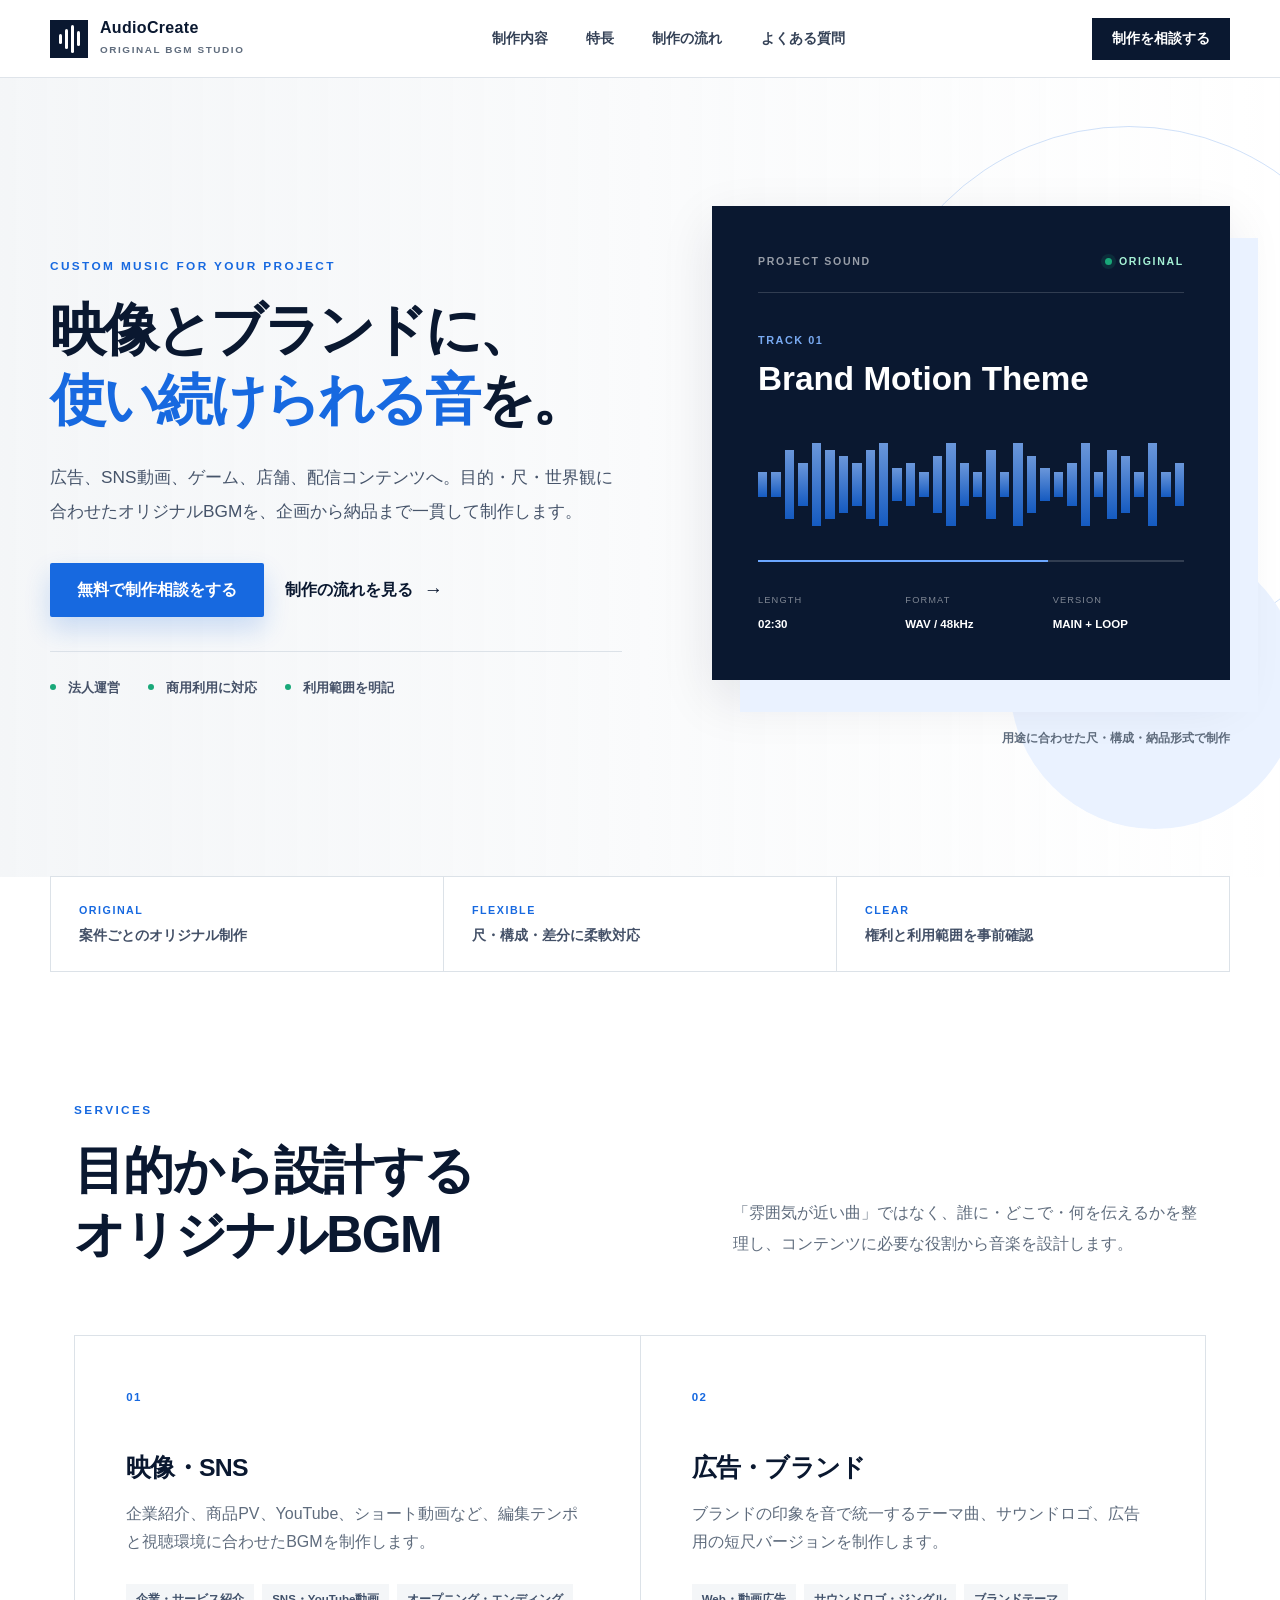
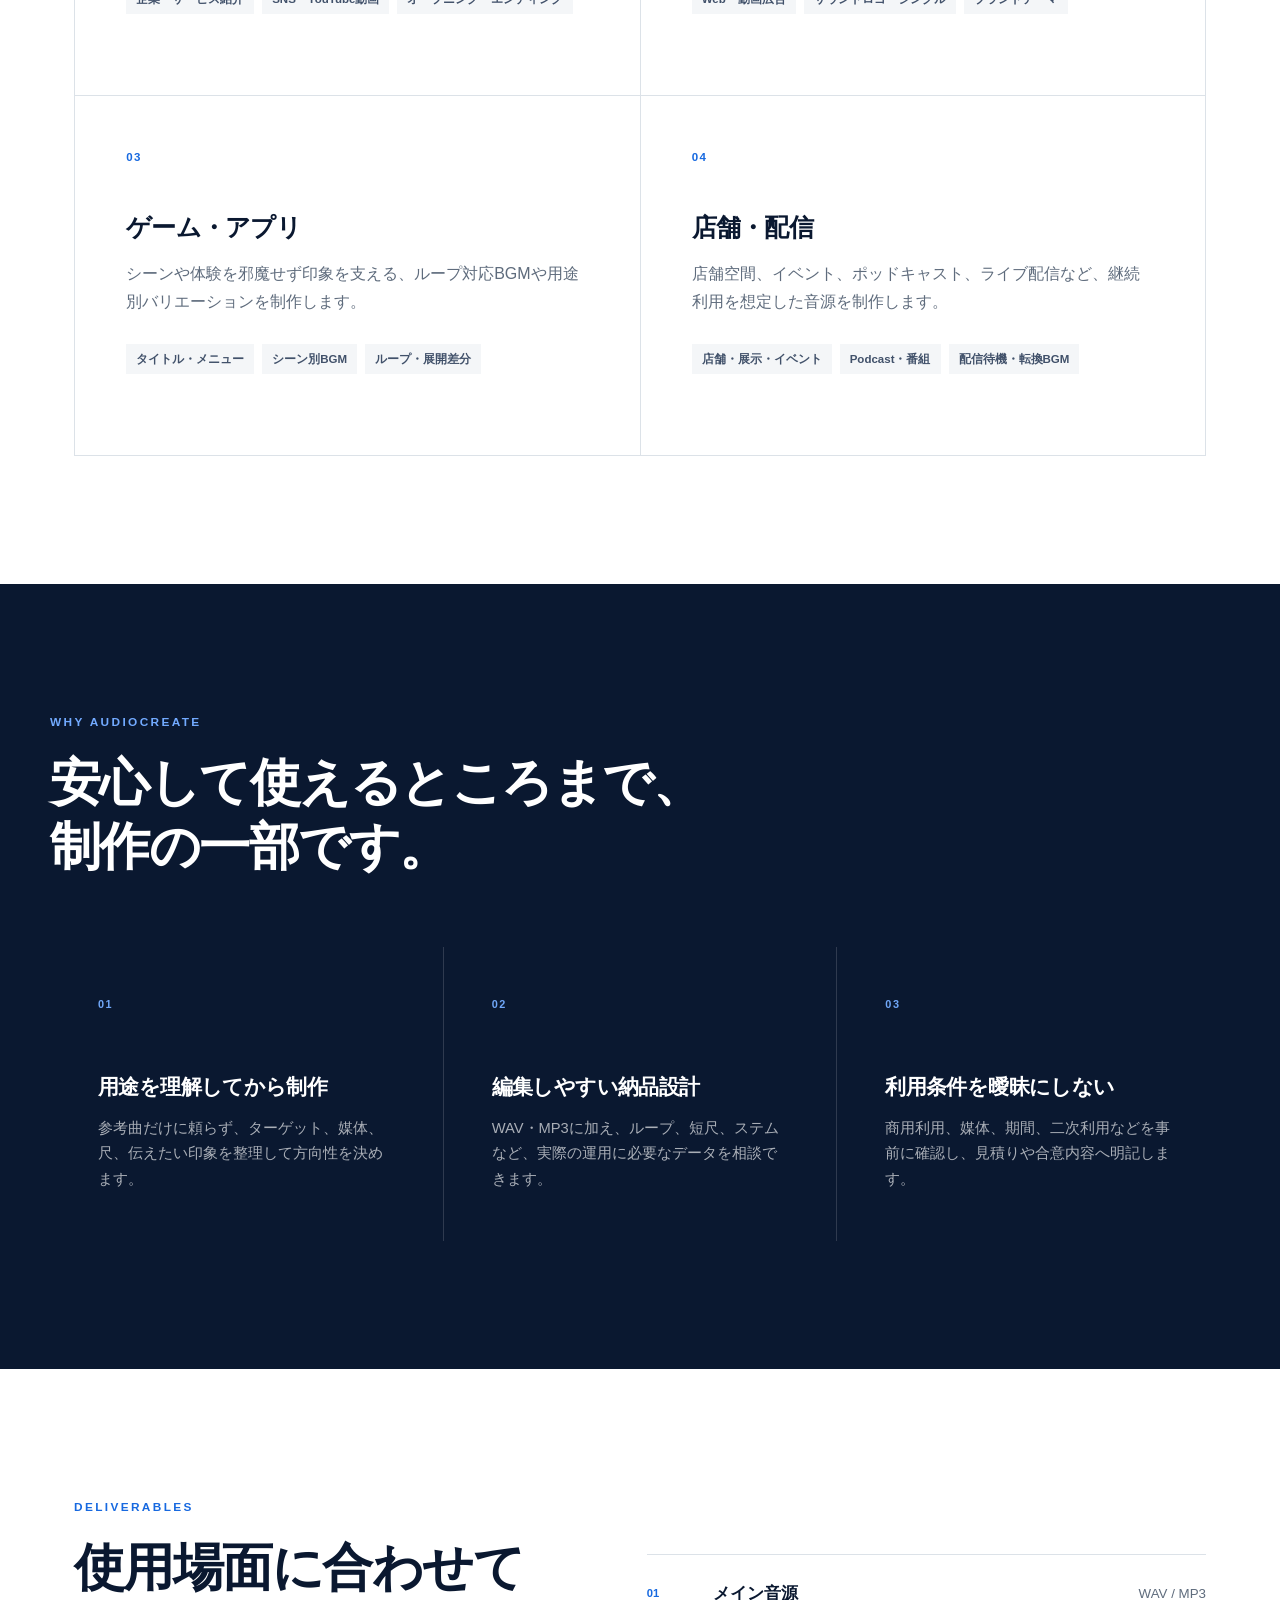
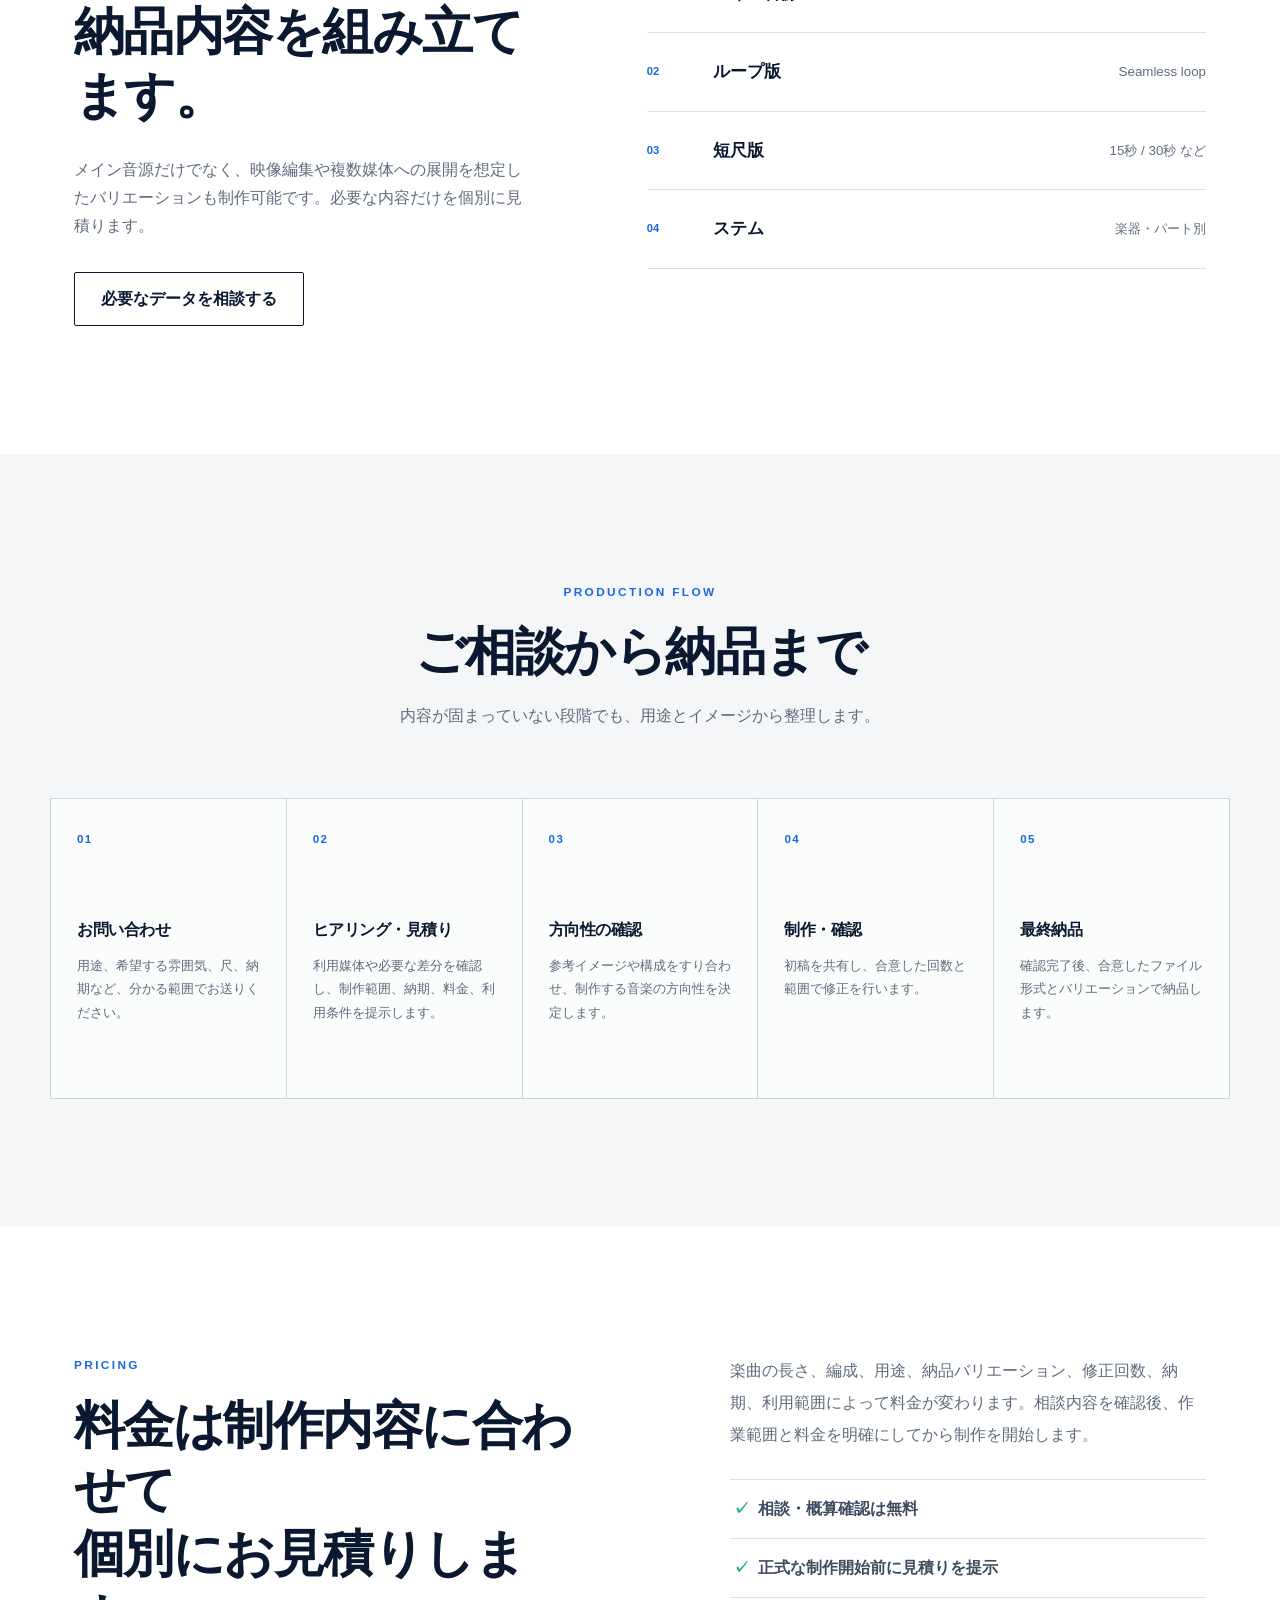
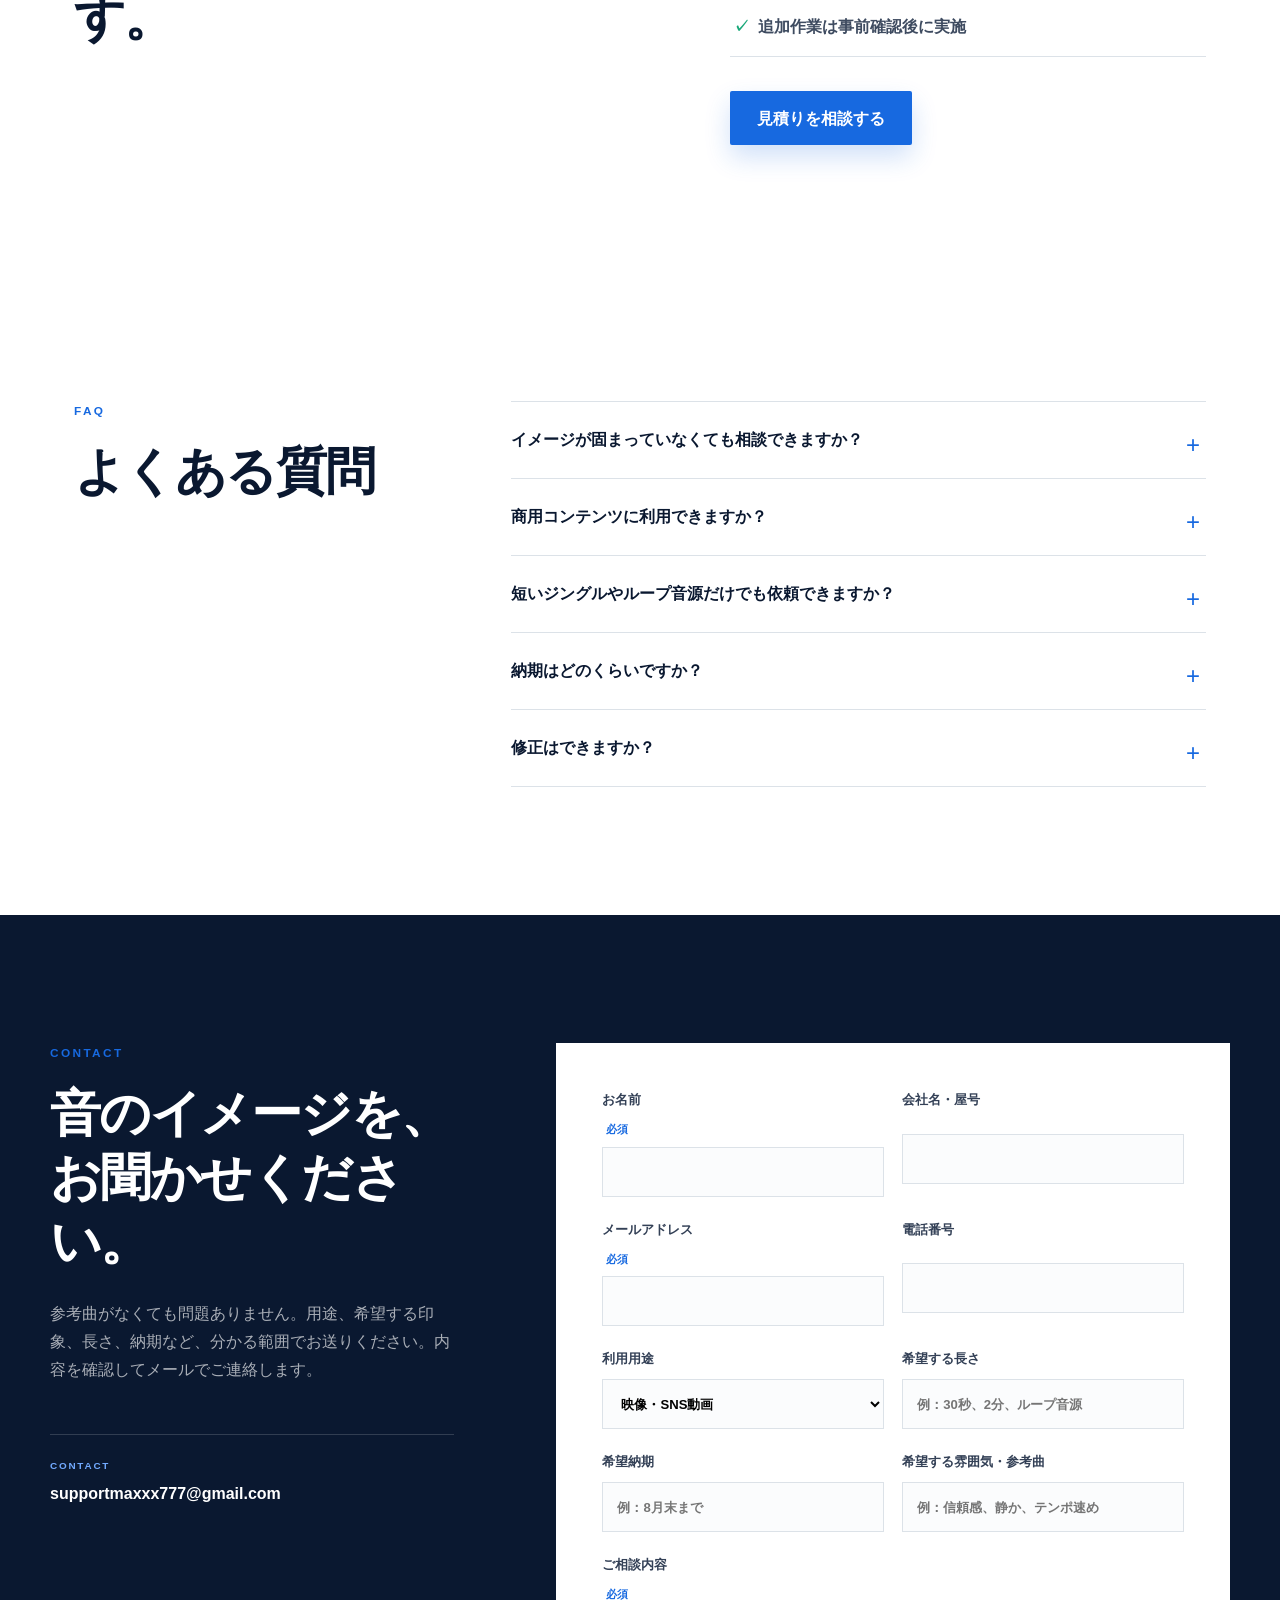
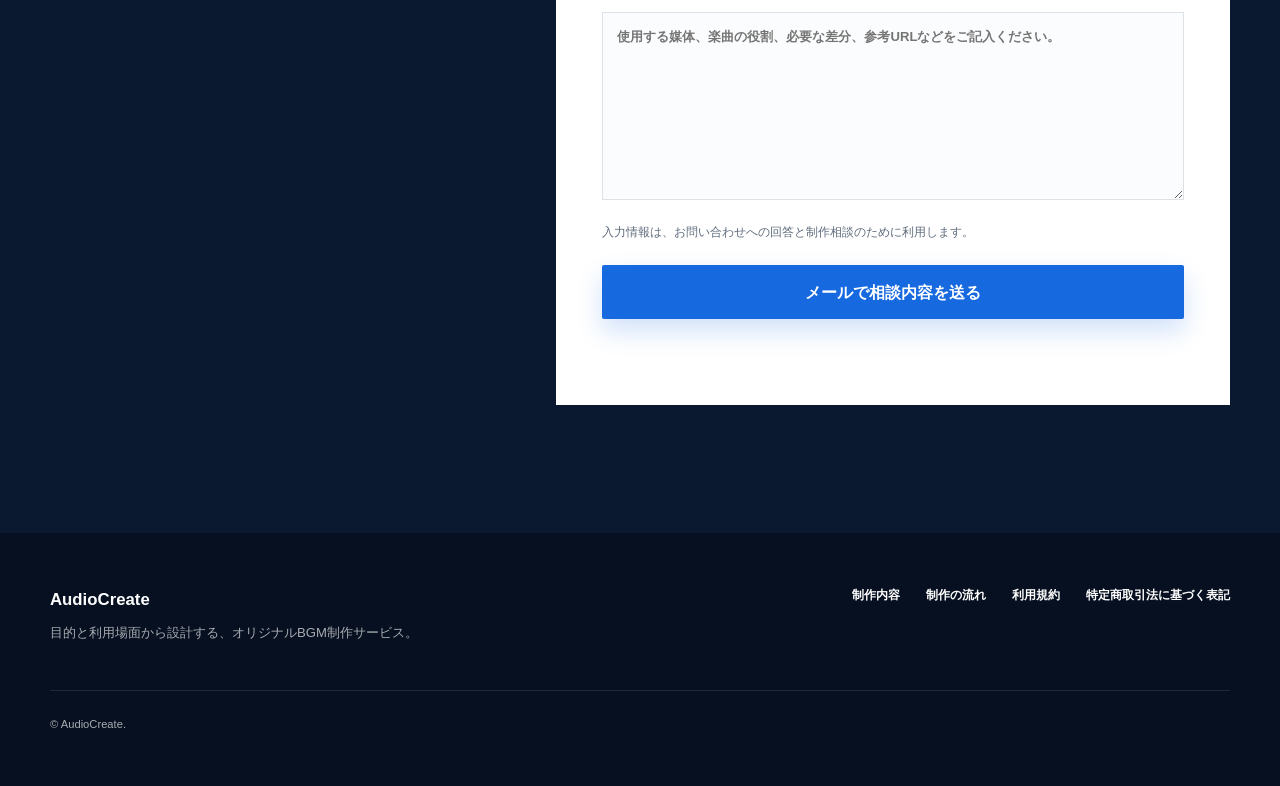
<file: index.html>
<!doctype html>
<html lang="ja">
  <head>
    <meta charset="UTF-8" />
    <meta name="viewport" content="width=device-width, initial-scale=1.0" />
    <meta
      name="description"
      content="AudioCreateが、映像・広告・ゲーム・店舗・配信向けのオリジナルBGMを個別制作します。用途とブランドに合わせて、企画から納品まで一貫して対応します。"
    />
    <title>オリジナルBGM制作 | AudioCreate</title>
    <link rel="stylesheet" href="./styles.css" />
  </head>
  <body>
    <header class="site-header">
      <a class="brand" href="#top" aria-label="AudioCreate オリジナルBGM制作 トップへ">
        <span class="brand-mark" aria-hidden="true"><i></i><i></i><i></i><i></i></span>
        <span>
          <strong>AudioCreate</strong>
          <small>ORIGINAL BGM STUDIO</small>
        </span>
      </a>
      <nav class="site-nav" aria-label="メインナビゲーション">
        <a href="#services">制作内容</a>
        <a href="#strengths">特長</a>
        <a href="#flow">制作の流れ</a>
        <a href="#faq">よくある質問</a>
      </nav>
      <a class="header-cta" href="#contact">制作を相談する</a>
    </header>

    <main id="top">
      <section class="hero">
        <div class="hero-copy">
          <p class="eyebrow">Custom music for your project</p>
          <h1>
            映像とブランドに、<br />
            <span>使い続けられる音</span>を。
          </h1>
          <p class="hero-lead">
            広告、SNS動画、ゲーム、店舗、配信コンテンツへ。目的・尺・世界観に合わせたオリジナルBGMを、企画から納品まで一貫して制作します。
          </p>
          <div class="hero-actions">
            <a class="button primary" href="#contact">無料で制作相談をする</a>
            <a class="button text-button" href="#flow">制作の流れを見る</a>
          </div>
          <ul class="hero-points" aria-label="サービスの特長">
            <li>法人運営</li>
            <li>商用利用に対応</li>
            <li>利用範囲を明記</li>
          </ul>
        </div>

        <div class="hero-visual" aria-label="オリジナルBGM制作のイメージ">
          <div class="sound-card">
            <div class="sound-card-head">
              <span>PROJECT SOUND</span>
              <span class="status"><i></i> ORIGINAL</span>
            </div>
            <div class="track-title">
              <small>TRACK 01</small>
              <strong>Brand Motion Theme</strong>
            </div>
            <div class="waveform" aria-hidden="true">
              <i></i><i></i><i></i><i></i><i></i><i></i><i></i><i></i><i></i><i></i><i></i><i></i><i></i
              ><i></i><i></i><i></i><i></i><i></i><i></i><i></i><i></i><i></i><i></i><i></i><i></i><i></i><i></i
              ><i></i><i></i><i></i><i></i><i></i>
            </div>
            <div class="sound-progress"><span></span></div>
            <div class="sound-meta">
              <div><small>LENGTH</small><strong>02:30</strong></div>
              <div><small>FORMAT</small><strong>WAV / 48kHz</strong></div>
              <div><small>VERSION</small><strong>MAIN + LOOP</strong></div>
            </div>
          </div>
          <p class="visual-note">用途に合わせた尺・構成・納品形式で制作</p>
        </div>
      </section>

      <section class="credibility" aria-label="サービス概要">
        <p><strong>ORIGINAL</strong><span>案件ごとのオリジナル制作</span></p>
        <p><strong>FLEXIBLE</strong><span>尺・構成・差分に柔軟対応</span></p>
        <p><strong>CLEAR</strong><span>権利と利用範囲を事前確認</span></p>
      </section>

      <section id="services" class="section">
        <div class="section-heading split-heading">
          <div>
            <p class="eyebrow">Services</p>
            <h2>目的から設計する<br />オリジナルBGM</h2>
          </div>
          <p>
            「雰囲気が近い曲」ではなく、誰に・どこで・何を伝えるかを整理し、コンテンツに必要な役割から音楽を設計します。
          </p>
        </div>

        <div class="service-grid">
          <article class="service-card">
            <span class="card-number">01</span>
            <h3>映像・SNS</h3>
            <p>企業紹介、商品PV、YouTube、ショート動画など、編集テンポと視聴環境に合わせたBGMを制作します。</p>
            <ul><li>企業・サービス紹介</li><li>SNS・YouTube動画</li><li>オープニング・エンディング</li></ul>
          </article>
          <article class="service-card">
            <span class="card-number">02</span>
            <h3>広告・ブランド</h3>
            <p>ブランドの印象を音で統一するテーマ曲、サウンドロゴ、広告用の短尺バージョンを制作します。</p>
            <ul><li>Web・動画広告</li><li>サウンドロゴ・ジングル</li><li>ブランドテーマ</li></ul>
          </article>
          <article class="service-card">
            <span class="card-number">03</span>
            <h3>ゲーム・アプリ</h3>
            <p>シーンや体験を邪魔せず印象を支える、ループ対応BGMや用途別バリエーションを制作します。</p>
            <ul><li>タイトル・メニュー</li><li>シーン別BGM</li><li>ループ・展開差分</li></ul>
          </article>
          <article class="service-card">
            <span class="card-number">04</span>
            <h3>店舗・配信</h3>
            <p>店舗空間、イベント、ポッドキャスト、ライブ配信など、継続利用を想定した音源を制作します。</p>
            <ul><li>店舗・展示・イベント</li><li>Podcast・番組</li><li>配信待機・転換BGM</li></ul>
          </article>
        </div>
      </section>

      <section id="strengths" class="section dark-section">
        <div class="section-heading light-heading">
          <p class="eyebrow">Why AudioCreate</p>
          <h2>安心して使えるところまで、<br />制作の一部です。</h2>
        </div>
        <div class="strength-grid">
          <article>
            <span>01</span>
            <h3>用途を理解してから制作</h3>
            <p>参考曲だけに頼らず、ターゲット、媒体、尺、伝えたい印象を整理して方向性を決めます。</p>
          </article>
          <article>
            <span>02</span>
            <h3>編集しやすい納品設計</h3>
            <p>WAV・MP3に加え、ループ、短尺、ステムなど、実際の運用に必要なデータを相談できます。</p>
          </article>
          <article>
            <span>03</span>
            <h3>利用条件を曖昧にしない</h3>
            <p>商用利用、媒体、期間、二次利用などを事前に確認し、見積りや合意内容へ明記します。</p>
          </article>
        </div>
      </section>

      <section class="section deliverables-section">
        <div class="deliverables-copy">
          <p class="eyebrow">Deliverables</p>
          <h2>使用場面に合わせて<br />納品内容を組み立てます。</h2>
          <p>
            メイン音源だけでなく、映像編集や複数媒体への展開を想定したバリエーションも制作可能です。必要な内容だけを個別に見積ります。
          </p>
          <a class="button secondary" href="#contact">必要なデータを相談する</a>
        </div>
        <div class="deliverables-list">
          <div><span>01</span><strong>メイン音源</strong><small>WAV / MP3</small></div>
          <div><span>02</span><strong>ループ版</strong><small>Seamless loop</small></div>
          <div><span>03</span><strong>短尺版</strong><small>15秒 / 30秒 など</small></div>
          <div><span>04</span><strong>ステム</strong><small>楽器・パート別</small></div>
        </div>
      </section>

      <section id="flow" class="section flow-section">
        <div class="section-heading centered-heading">
          <p class="eyebrow">Production flow</p>
          <h2>ご相談から納品まで</h2>
          <p>内容が固まっていない段階でも、用途とイメージから整理します。</p>
        </div>
        <ol class="flow-list">
          <li><span>01</span><div><h3>お問い合わせ</h3><p>用途、希望する雰囲気、尺、納期など、分かる範囲でお送りください。</p></div></li>
          <li><span>02</span><div><h3>ヒアリング・見積り</h3><p>利用媒体や必要な差分を確認し、制作範囲、納期、料金、利用条件を提示します。</p></div></li>
          <li><span>03</span><div><h3>方向性の確認</h3><p>参考イメージや構成をすり合わせ、制作する音楽の方向性を決定します。</p></div></li>
          <li><span>04</span><div><h3>制作・確認</h3><p>初稿を共有し、合意した回数と範囲で修正を行います。</p></div></li>
          <li><span>05</span><div><h3>最終納品</h3><p>確認完了後、合意したファイル形式とバリエーションで納品します。</p></div></li>
        </ol>
      </section>

      <section class="section quote-section">
        <div>
          <p class="eyebrow">Pricing</p>
          <h2>料金は制作内容に合わせて<br />個別にお見積りします。</h2>
        </div>
        <div class="quote-content">
          <p>
            楽曲の長さ、編成、用途、納品バリエーション、修正回数、納期、利用範囲によって料金が変わります。相談内容を確認後、作業範囲と料金を明確にしてから制作を開始します。
          </p>
          <ul>
            <li>相談・概算確認は無料</li>
            <li>正式な制作開始前に見積りを提示</li>
            <li>追加作業は事前確認後に実施</li>
          </ul>
          <a class="button primary" href="#contact">見積りを相談する</a>
        </div>
      </section>

      <section id="faq" class="section faq-section">
        <div class="section-heading">
          <p class="eyebrow">FAQ</p>
          <h2>よくある質問</h2>
        </div>
        <div class="faq-list">
          <details>
            <summary>イメージが固まっていなくても相談できますか？</summary>
            <p>はい。使用する媒体、届けたい相手、避けたい印象などを確認しながら、方向性を整理します。</p>
          </details>
          <details>
            <summary>商用コンテンツに利用できますか？</summary>
            <p>可能です。利用媒体、期間、広告利用、二次利用などを確認し、利用範囲を見積りまたは合意内容に明記します。</p>
          </details>
          <details>
            <summary>短いジングルやループ音源だけでも依頼できますか？</summary>
            <p>対応できます。サウンドロゴ、ジングル、ループ、15秒・30秒版など、必要な形式をご相談ください。</p>
          </details>
          <details>
            <summary>納期はどのくらいですか？</summary>
            <p>楽曲の長さや内容によって異なります。希望日を確認し、実現可能なスケジュールを見積り時に提示します。</p>
          </details>
          <details>
            <summary>修正はできますか？</summary>
            <p>可能です。修正回数と対象範囲は案件ごとに決め、見積り時に明記します。</p>
          </details>
        </div>
      </section>

      <section id="contact" class="contact-section">
        <div class="contact-copy">
          <p class="eyebrow">Contact</p>
          <h2>音のイメージを、<br />お聞かせください。</h2>
          <p>
            参考曲がなくても問題ありません。用途、希望する印象、長さ、納期など、分かる範囲でお送りください。内容を確認してメールでご連絡します。
          </p>
          <div class="contact-mail">
            <small>CONTACT</small>
            <a href="mailto:supportmaxxx777@gmail.com">supportmaxxx777@gmail.com</a>
          </div>
        </div>
        <form id="contactForm" class="contact-form">
          <label>
            お名前 <span>必須</span>
            <input name="name" autocomplete="name" required />
          </label>
          <label>
            会社名・屋号
            <input name="company" autocomplete="organization" />
          </label>
          <label>
            メールアドレス <span>必須</span>
            <input name="email" type="email" autocomplete="email" required />
          </label>
          <label>
            電話番号
            <input name="phone" autocomplete="tel" />
          </label>
          <label>
            利用用途
            <select name="usage">
              <option>映像・SNS動画</option>
              <option>広告・ブランド</option>
              <option>ゲーム・アプリ</option>
              <option>店舗・イベント</option>
              <option>配信・Podcast</option>
              <option>その他</option>
            </select>
          </label>
          <label>
            希望する長さ
            <input name="duration" placeholder="例：30秒、2分、ループ音源" />
          </label>
          <label>
            希望納期
            <input name="deadline" placeholder="例：8月末まで" />
          </label>
          <label>
            希望する雰囲気・参考曲
            <input name="mood" placeholder="例：信頼感、静か、テンポ速め" />
          </label>
          <label class="full">
            ご相談内容 <span>必須</span>
            <textarea
              name="message"
              rows="7"
              required
              placeholder="使用する媒体、楽曲の役割、必要な差分、参考URLなどをご記入ください。"
            ></textarea>
          </label>
          <p class="form-note full">入力情報は、お問い合わせへの回答と制作相談のために利用します。</p>
          <button class="button primary full" type="submit">メールで相談内容を送る</button>
          <p id="formStatus" class="form-status full" aria-live="polite"></p>
        </form>
      </section>
    </main>

    <footer class="site-footer">
      <div class="footer-brand">
        <strong>AudioCreate</strong>
        <p>目的と利用場面から設計する、オリジナルBGM制作サービス。</p>
      </div>
      <nav aria-label="フッターナビゲーション">
        <a href="#services">制作内容</a>
        <a href="#flow">制作の流れ</a>
        <a href="./terms.html">利用規約</a>
        <a href="./tokushoho.html">特定商取引法に基づく表記</a>
      </nav>
      <p class="copyright">© AudioCreate.</p>
    </footer>

    <script src="./app.js"></script>
  </body>
</html>
</file>
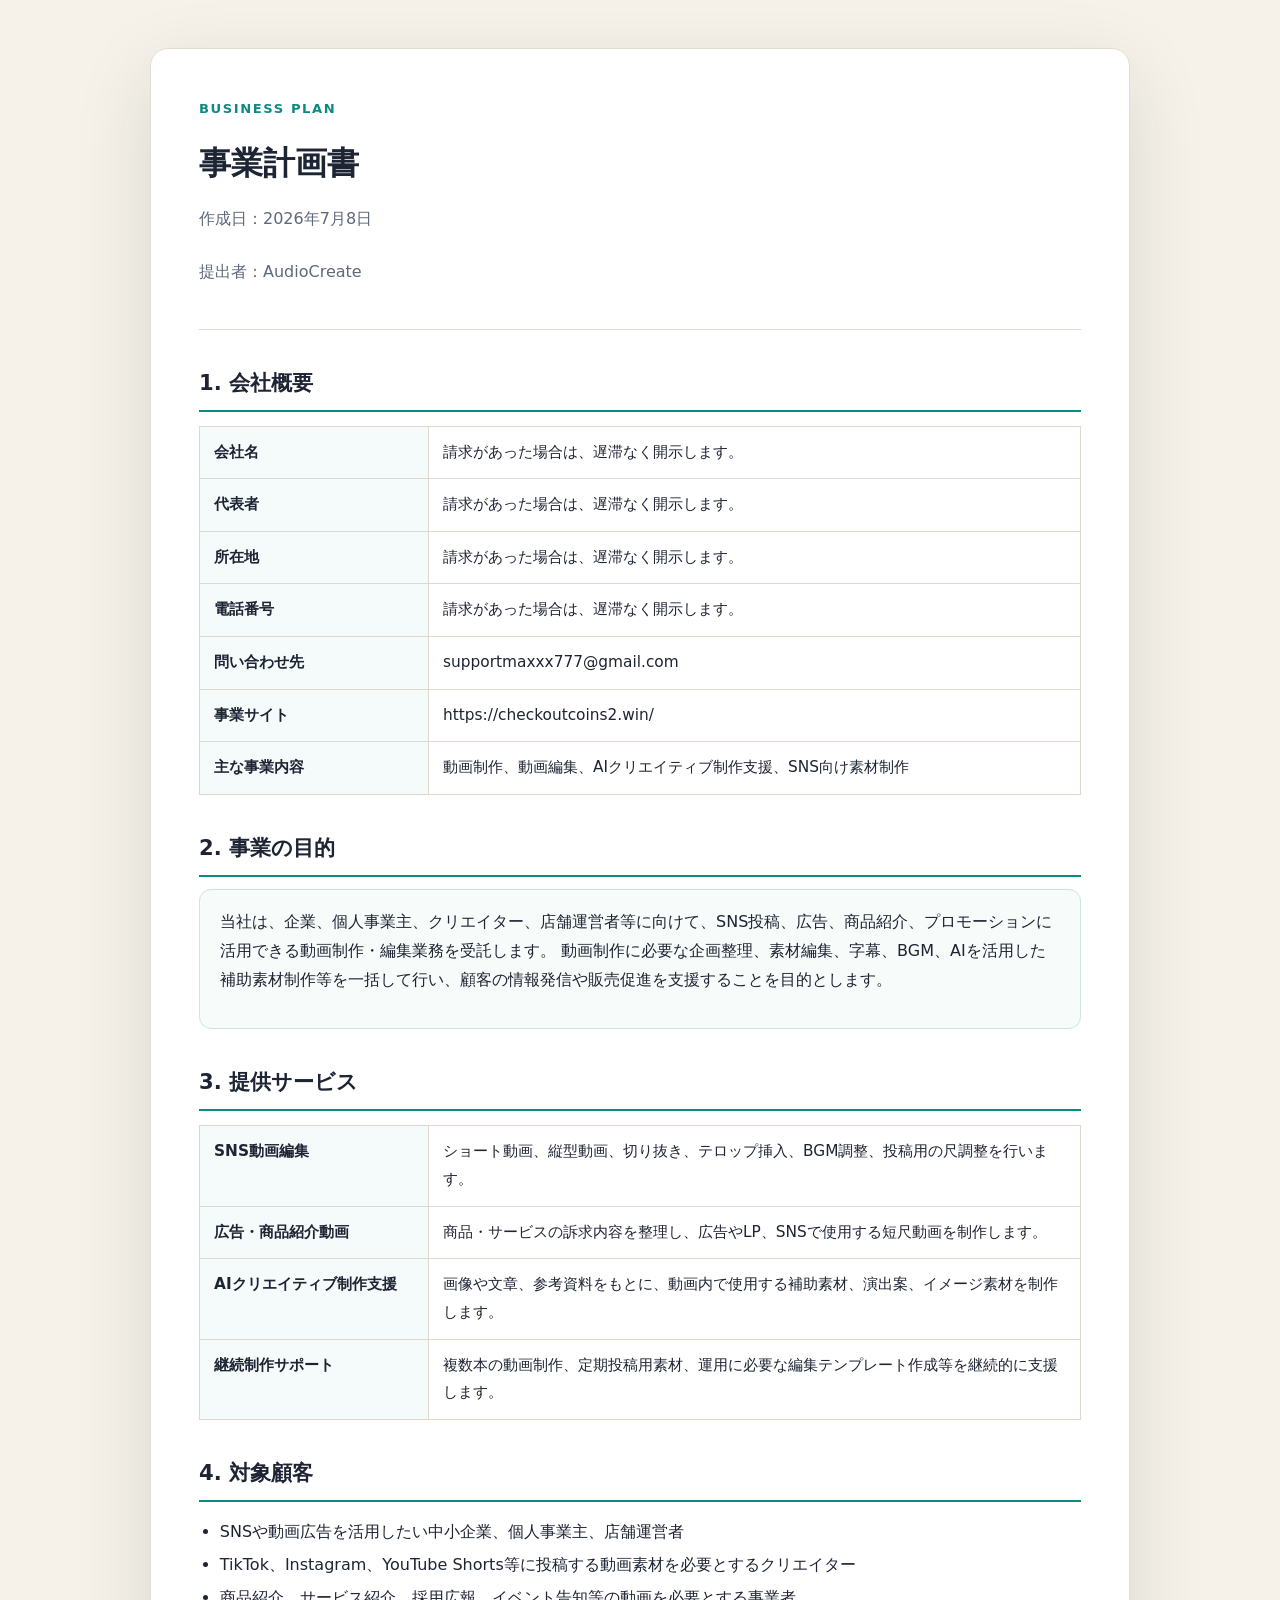
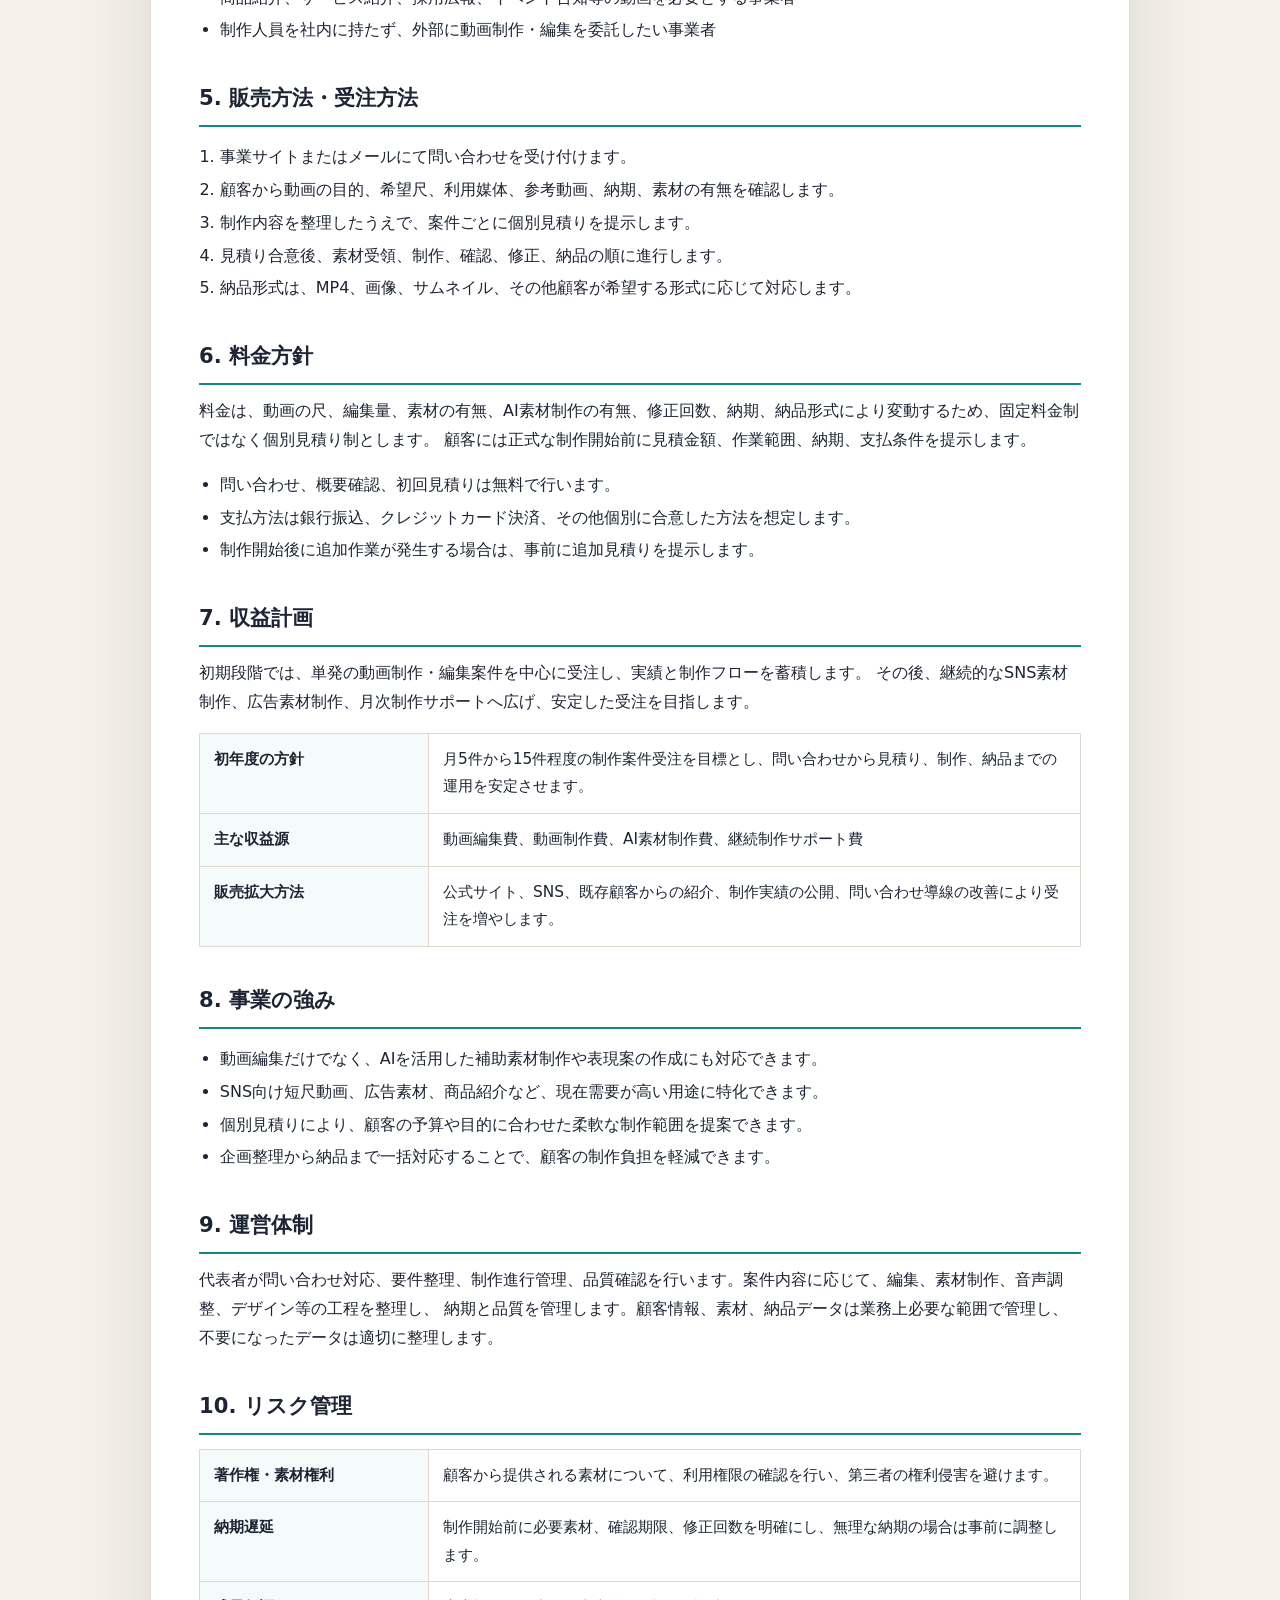
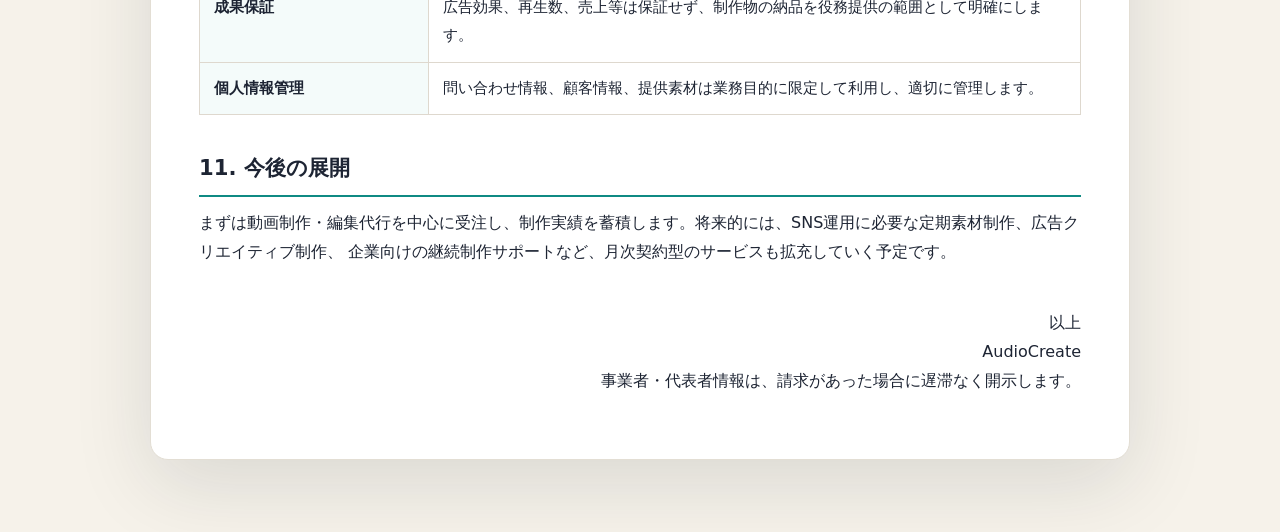
<file: business-plan-audiocreate.html>
<!doctype html>
<html lang="ja">
  <head>
    <meta charset="UTF-8" />
    <meta name="viewport" content="width=device-width, initial-scale=1.0" />
    <title>事業計画書 | AudioCreate</title>
    <style>
      :root {
        color: #1d2433;
        font-family:
          "Noto Sans JP", "Hiragino Kaku Gothic ProN", Meiryo, system-ui,
          sans-serif;
        line-height: 1.8;
      }

      body {
        margin: 0;
        background: #f6f2ea;
      }

      .page {
        width: min(100%, 980px);
        margin: 0 auto;
        padding: 48px 28px 72px;
      }

      .sheet {
        padding: 48px;
        background: #fff;
        border: 1px solid #e3ded4;
        border-radius: 18px;
        box-shadow: 0 24px 80px rgba(20, 30, 45, 0.12);
      }

      h1,
      h2,
      h3,
      p {
        margin-top: 0;
      }

      h1 {
        margin-bottom: 12px;
        font-size: 2rem;
        line-height: 1.35;
      }

      h2 {
        margin: 34px 0 12px;
        padding-bottom: 8px;
        border-bottom: 2px solid #0f8a83;
        font-size: 1.32rem;
      }

      h3 {
        margin: 22px 0 8px;
        font-size: 1.08rem;
      }

      .meta,
      .note {
        color: #5d687a;
      }

      table {
        width: 100%;
        border-collapse: collapse;
        margin: 14px 0 20px;
        font-size: 0.96rem;
      }

      th,
      td {
        padding: 12px 14px;
        border: 1px solid #ded8ce;
        text-align: left;
        vertical-align: top;
      }

      th {
        width: 26%;
        background: #f4fbfa;
        font-weight: 700;
      }

      ul,
      ol {
        padding-left: 1.3em;
      }

      li {
        margin: 4px 0;
      }

      .cover {
        display: grid;
        gap: 8px;
        margin-bottom: 30px;
        padding-bottom: 26px;
        border-bottom: 1px solid #ded8ce;
      }

      .label {
        color: #0f8a83;
        font-size: 0.82rem;
        font-weight: 800;
        letter-spacing: 0.12em;
        text-transform: uppercase;
      }

      .summary {
        padding: 18px 20px;
        background: #f7fbfa;
        border: 1px solid #cbe5e2;
        border-radius: 12px;
      }

      .signature {
        margin-top: 42px;
        text-align: right;
      }

      @media print {
        body {
          background: #fff;
        }

        .page {
          width: auto;
          padding: 0;
        }

        .sheet {
          padding: 0;
          border: 0;
          border-radius: 0;
          box-shadow: none;
        }

        h2 {
          page-break-after: avoid;
        }

        table,
        ul,
        ol {
          page-break-inside: avoid;
        }
      }
    </style>
  </head>
  <body>
    <main class="page">
      <article class="sheet">
        <section class="cover">
          <p class="label">Business Plan</p>
          <h1>事業計画書</h1>
          <p class="meta">作成日：2026年7月8日</p>
          <p class="meta">提出者：AudioCreate</p>
        </section>

        <section>
          <h2>1. 会社概要</h2>
          <table>
            <tr>
              <th>会社名</th>
              <td>請求があった場合は、遅滞なく開示します。</td>
            </tr>
            <tr>
              <th>代表者</th>
              <td>請求があった場合は、遅滞なく開示します。</td>
            </tr>
            <tr>
              <th>所在地</th>
              <td>請求があった場合は、遅滞なく開示します。</td>
            </tr>
            <tr>
              <th>電話番号</th>
              <td>請求があった場合は、遅滞なく開示します。</td>
            </tr>
            <tr>
              <th>問い合わせ先</th>
              <td>supportmaxxx777@gmail.com</td>
            </tr>
            <tr>
              <th>事業サイト</th>
              <td>https://checkoutcoins2.win/</td>
            </tr>
            <tr>
              <th>主な事業内容</th>
              <td>動画制作、動画編集、AIクリエイティブ制作支援、SNS向け素材制作</td>
            </tr>
          </table>
        </section>

        <section>
          <h2>2. 事業の目的</h2>
          <div class="summary">
            <p>
              当社は、企業、個人事業主、クリエイター、店舗運営者等に向けて、SNS投稿、広告、商品紹介、プロモーションに活用できる動画制作・編集業務を受託します。
              動画制作に必要な企画整理、素材編集、字幕、BGM、AIを活用した補助素材制作等を一括して行い、顧客の情報発信や販売促進を支援することを目的とします。
            </p>
          </div>
        </section>

        <section>
          <h2>3. 提供サービス</h2>
          <table>
            <tr>
              <th>SNS動画編集</th>
              <td>ショート動画、縦型動画、切り抜き、テロップ挿入、BGM調整、投稿用の尺調整を行います。</td>
            </tr>
            <tr>
              <th>広告・商品紹介動画</th>
              <td>商品・サービスの訴求内容を整理し、広告やLP、SNSで使用する短尺動画を制作します。</td>
            </tr>
            <tr>
              <th>AIクリエイティブ制作支援</th>
              <td>画像や文章、参考資料をもとに、動画内で使用する補助素材、演出案、イメージ素材を制作します。</td>
            </tr>
            <tr>
              <th>継続制作サポート</th>
              <td>複数本の動画制作、定期投稿用素材、運用に必要な編集テンプレート作成等を継続的に支援します。</td>
            </tr>
          </table>
        </section>

        <section>
          <h2>4. 対象顧客</h2>
          <ul>
            <li>SNSや動画広告を活用したい中小企業、個人事業主、店舗運営者</li>
            <li>TikTok、Instagram、YouTube Shorts等に投稿する動画素材を必要とするクリエイター</li>
            <li>商品紹介、サービス紹介、採用広報、イベント告知等の動画を必要とする事業者</li>
            <li>制作人員を社内に持たず、外部に動画制作・編集を委託したい事業者</li>
          </ul>
        </section>

        <section>
          <h2>5. 販売方法・受注方法</h2>
          <ol>
            <li>事業サイトまたはメールにて問い合わせを受け付けます。</li>
            <li>顧客から動画の目的、希望尺、利用媒体、参考動画、納期、素材の有無を確認します。</li>
            <li>制作内容を整理したうえで、案件ごとに個別見積りを提示します。</li>
            <li>見積り合意後、素材受領、制作、確認、修正、納品の順に進行します。</li>
            <li>納品形式は、MP4、画像、サムネイル、その他顧客が希望する形式に応じて対応します。</li>
          </ol>
        </section>

        <section>
          <h2>6. 料金方針</h2>
          <p>
            料金は、動画の尺、編集量、素材の有無、AI素材制作の有無、修正回数、納期、納品形式により変動するため、固定料金制ではなく個別見積り制とします。
            顧客には正式な制作開始前に見積金額、作業範囲、納期、支払条件を提示します。
          </p>
          <ul>
            <li>問い合わせ、概要確認、初回見積りは無料で行います。</li>
            <li>支払方法は銀行振込、クレジットカード決済、その他個別に合意した方法を想定します。</li>
            <li>制作開始後に追加作業が発生する場合は、事前に追加見積りを提示します。</li>
          </ul>
        </section>

        <section>
          <h2>7. 収益計画</h2>
          <p>
            初期段階では、単発の動画制作・編集案件を中心に受注し、実績と制作フローを蓄積します。
            その後、継続的なSNS素材制作、広告素材制作、月次制作サポートへ広げ、安定した受注を目指します。
          </p>
          <table>
            <tr>
              <th>初年度の方針</th>
              <td>月5件から15件程度の制作案件受注を目標とし、問い合わせから見積り、制作、納品までの運用を安定させます。</td>
            </tr>
            <tr>
              <th>主な収益源</th>
              <td>動画編集費、動画制作費、AI素材制作費、継続制作サポート費</td>
            </tr>
            <tr>
              <th>販売拡大方法</th>
              <td>公式サイト、SNS、既存顧客からの紹介、制作実績の公開、問い合わせ導線の改善により受注を増やします。</td>
            </tr>
          </table>
        </section>

        <section>
          <h2>8. 事業の強み</h2>
          <ul>
            <li>動画編集だけでなく、AIを活用した補助素材制作や表現案の作成にも対応できます。</li>
            <li>SNS向け短尺動画、広告素材、商品紹介など、現在需要が高い用途に特化できます。</li>
            <li>個別見積りにより、顧客の予算や目的に合わせた柔軟な制作範囲を提案できます。</li>
            <li>企画整理から納品まで一括対応することで、顧客の制作負担を軽減できます。</li>
          </ul>
        </section>

        <section>
          <h2>9. 運営体制</h2>
          <p>
            代表者が問い合わせ対応、要件整理、制作進行管理、品質確認を行います。案件内容に応じて、編集、素材制作、音声調整、デザイン等の工程を整理し、
            納期と品質を管理します。顧客情報、素材、納品データは業務上必要な範囲で管理し、不要になったデータは適切に整理します。
          </p>
        </section>

        <section>
          <h2>10. リスク管理</h2>
          <table>
            <tr>
              <th>著作権・素材権利</th>
              <td>顧客から提供される素材について、利用権限の確認を行い、第三者の権利侵害を避けます。</td>
            </tr>
            <tr>
              <th>納期遅延</th>
              <td>制作開始前に必要素材、確認期限、修正回数を明確にし、無理な納期の場合は事前に調整します。</td>
            </tr>
            <tr>
              <th>成果保証</th>
              <td>広告効果、再生数、売上等は保証せず、制作物の納品を役務提供の範囲として明確にします。</td>
            </tr>
            <tr>
              <th>個人情報管理</th>
              <td>問い合わせ情報、顧客情報、提供素材は業務目的に限定して利用し、適切に管理します。</td>
            </tr>
          </table>
        </section>

        <section>
          <h2>11. 今後の展開</h2>
          <p>
            まずは動画制作・編集代行を中心に受注し、制作実績を蓄積します。将来的には、SNS運用に必要な定期素材制作、広告クリエイティブ制作、
            企業向けの継続制作サポートなど、月次契約型のサービスも拡充していく予定です。
          </p>
        </section>

        <p class="signature">
          以上<br />
          AudioCreate<br />
          事業者・代表者情報は、請求があった場合に遅滞なく開示します。
        </p>
      </article>
    </main>
  </body>
</html>
</file>
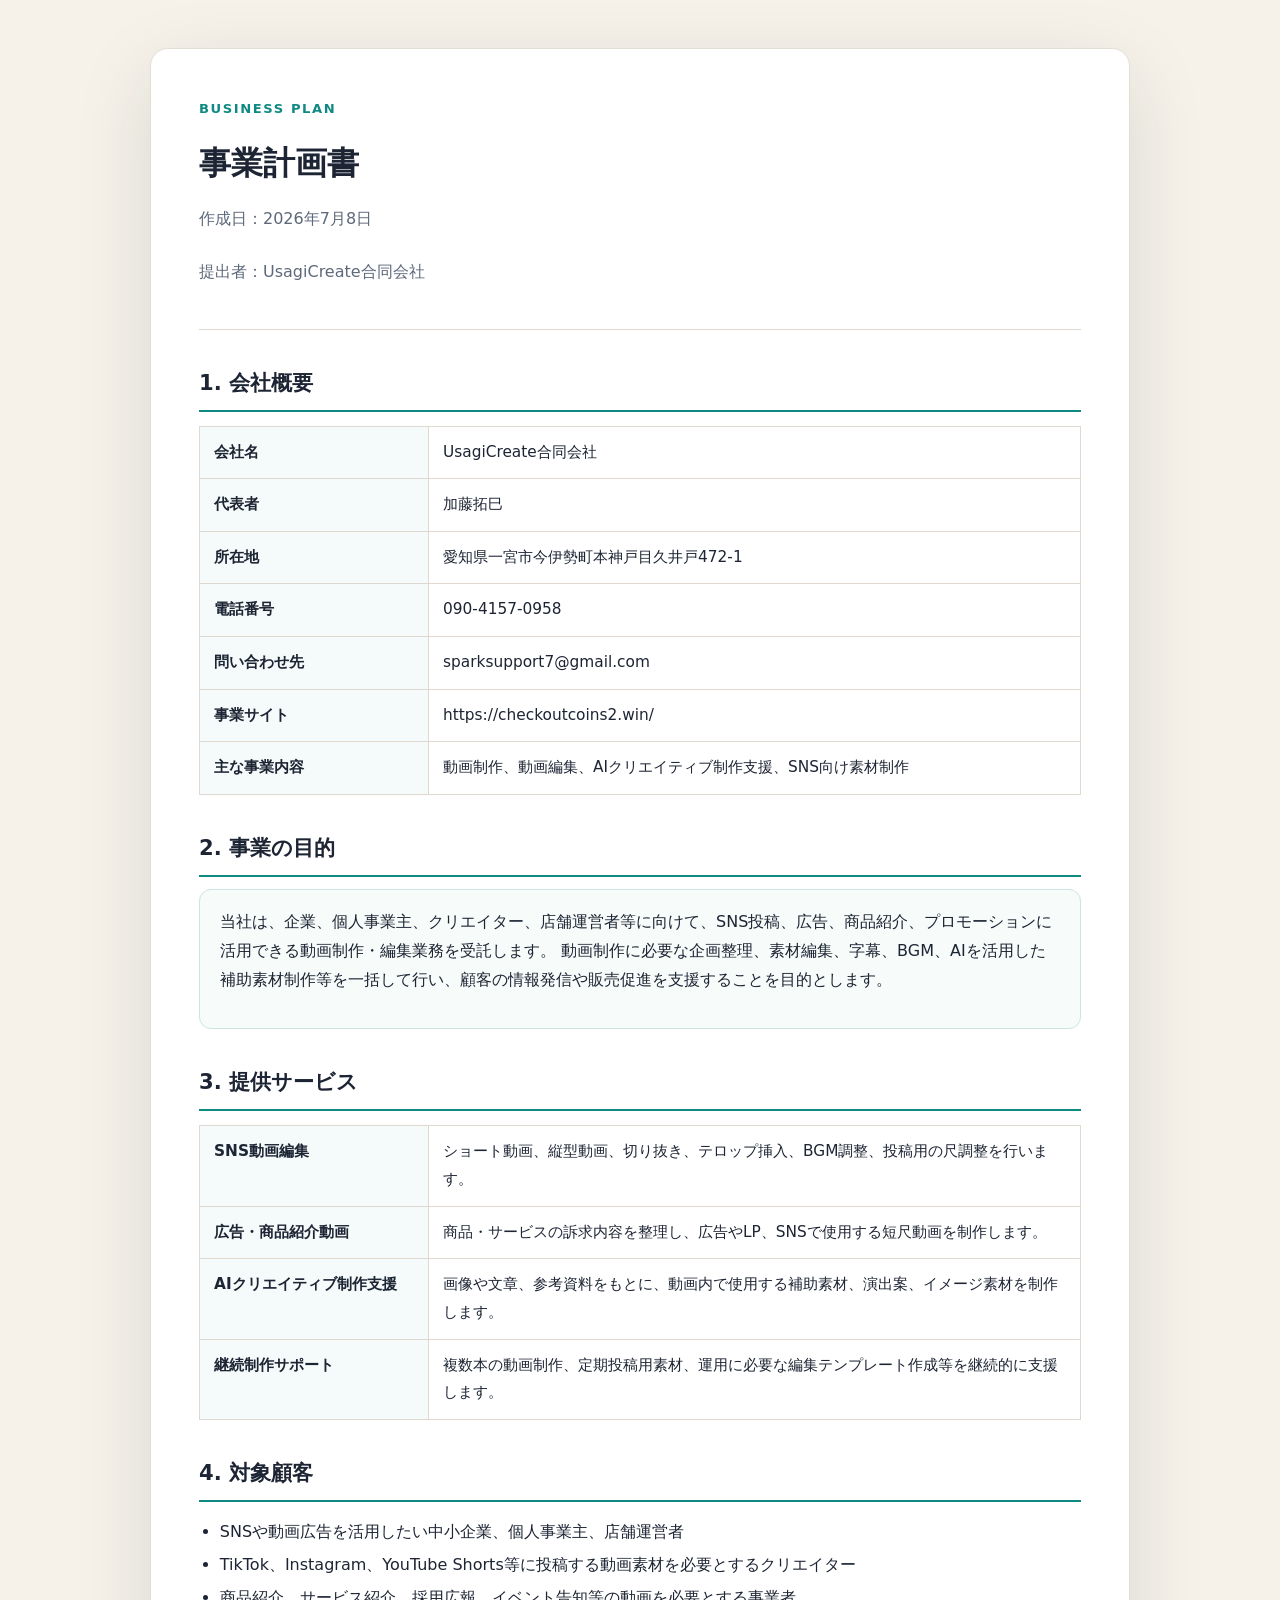
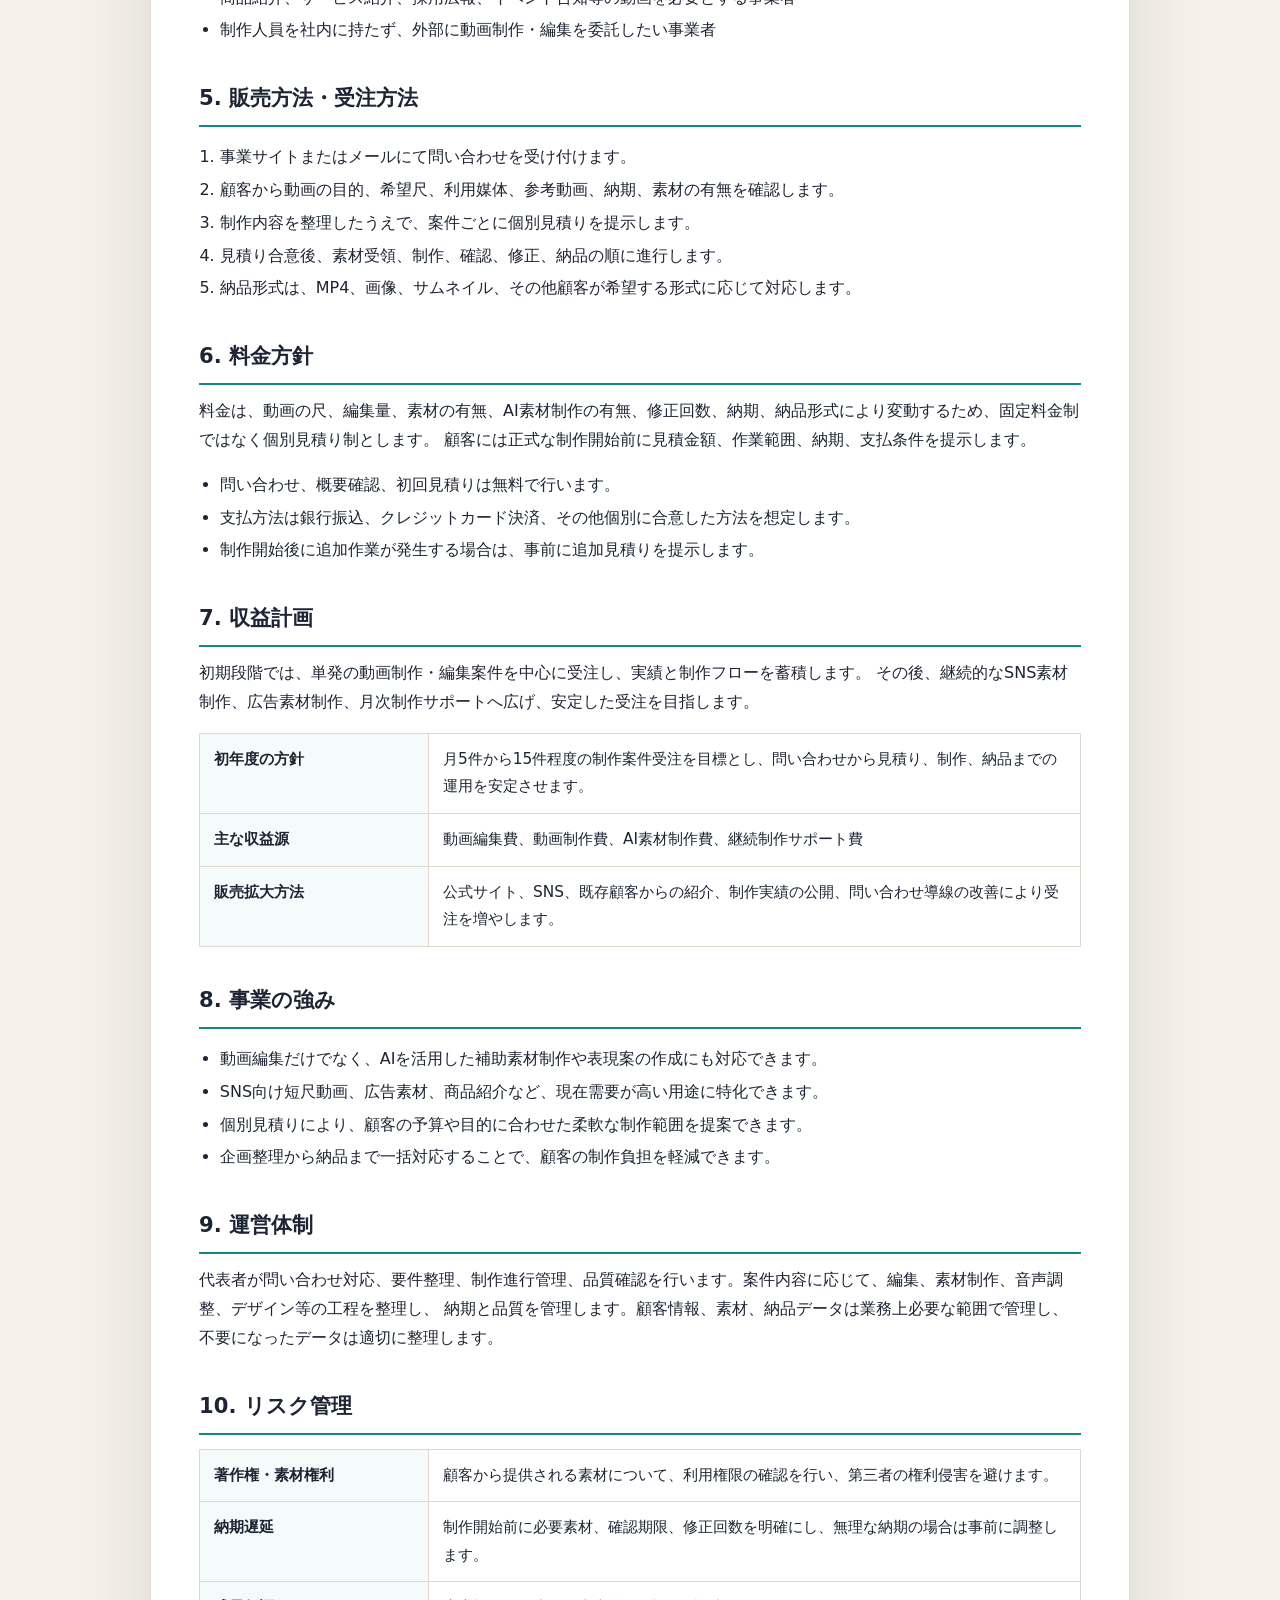
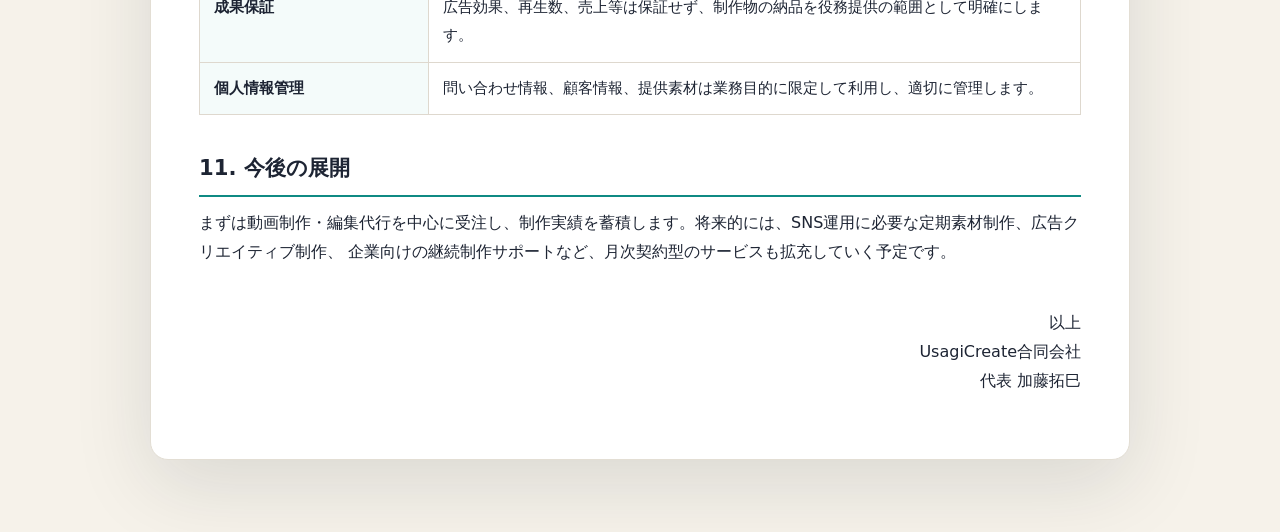
<file: business-plan-usagicreate.html>
<!doctype html>
<html lang="ja">
  <head>
    <meta charset="UTF-8" />
    <meta name="viewport" content="width=device-width, initial-scale=1.0" />
    <title>事業計画書 | UsagiCreate合同会社</title>
    <style>
      :root {
        color: #1d2433;
        font-family:
          "Noto Sans JP", "Hiragino Kaku Gothic ProN", Meiryo, system-ui,
          sans-serif;
        line-height: 1.8;
      }

      body {
        margin: 0;
        background: #f6f2ea;
      }

      .page {
        width: min(100%, 980px);
        margin: 0 auto;
        padding: 48px 28px 72px;
      }

      .sheet {
        padding: 48px;
        background: #fff;
        border: 1px solid #e3ded4;
        border-radius: 18px;
        box-shadow: 0 24px 80px rgba(20, 30, 45, 0.12);
      }

      h1,
      h2,
      h3,
      p {
        margin-top: 0;
      }

      h1 {
        margin-bottom: 12px;
        font-size: 2rem;
        line-height: 1.35;
      }

      h2 {
        margin: 34px 0 12px;
        padding-bottom: 8px;
        border-bottom: 2px solid #0f8a83;
        font-size: 1.32rem;
      }

      h3 {
        margin: 22px 0 8px;
        font-size: 1.08rem;
      }

      .meta,
      .note {
        color: #5d687a;
      }

      table {
        width: 100%;
        border-collapse: collapse;
        margin: 14px 0 20px;
        font-size: 0.96rem;
      }

      th,
      td {
        padding: 12px 14px;
        border: 1px solid #ded8ce;
        text-align: left;
        vertical-align: top;
      }

      th {
        width: 26%;
        background: #f4fbfa;
        font-weight: 700;
      }

      ul,
      ol {
        padding-left: 1.3em;
      }

      li {
        margin: 4px 0;
      }

      .cover {
        display: grid;
        gap: 8px;
        margin-bottom: 30px;
        padding-bottom: 26px;
        border-bottom: 1px solid #ded8ce;
      }

      .label {
        color: #0f8a83;
        font-size: 0.82rem;
        font-weight: 800;
        letter-spacing: 0.12em;
        text-transform: uppercase;
      }

      .summary {
        padding: 18px 20px;
        background: #f7fbfa;
        border: 1px solid #cbe5e2;
        border-radius: 12px;
      }

      .signature {
        margin-top: 42px;
        text-align: right;
      }

      @media print {
        body {
          background: #fff;
        }

        .page {
          width: auto;
          padding: 0;
        }

        .sheet {
          padding: 0;
          border: 0;
          border-radius: 0;
          box-shadow: none;
        }

        h2 {
          page-break-after: avoid;
        }

        table,
        ul,
        ol {
          page-break-inside: avoid;
        }
      }
    </style>
  </head>
  <body>
    <main class="page">
      <article class="sheet">
        <section class="cover">
          <p class="label">Business Plan</p>
          <h1>事業計画書</h1>
          <p class="meta">作成日：2026年7月8日</p>
          <p class="meta">提出者：UsagiCreate合同会社</p>
        </section>

        <section>
          <h2>1. 会社概要</h2>
          <table>
            <tr>
              <th>会社名</th>
              <td>UsagiCreate合同会社</td>
            </tr>
            <tr>
              <th>代表者</th>
              <td>加藤拓巳</td>
            </tr>
            <tr>
              <th>所在地</th>
              <td>愛知県一宮市今伊勢町本神戸目久井戸472-1</td>
            </tr>
            <tr>
              <th>電話番号</th>
              <td>090-4157-0958</td>
            </tr>
            <tr>
              <th>問い合わせ先</th>
              <td>sparksupport7@gmail.com</td>
            </tr>
            <tr>
              <th>事業サイト</th>
              <td>https://checkoutcoins2.win/</td>
            </tr>
            <tr>
              <th>主な事業内容</th>
              <td>動画制作、動画編集、AIクリエイティブ制作支援、SNS向け素材制作</td>
            </tr>
          </table>
        </section>

        <section>
          <h2>2. 事業の目的</h2>
          <div class="summary">
            <p>
              当社は、企業、個人事業主、クリエイター、店舗運営者等に向けて、SNS投稿、広告、商品紹介、プロモーションに活用できる動画制作・編集業務を受託します。
              動画制作に必要な企画整理、素材編集、字幕、BGM、AIを活用した補助素材制作等を一括して行い、顧客の情報発信や販売促進を支援することを目的とします。
            </p>
          </div>
        </section>

        <section>
          <h2>3. 提供サービス</h2>
          <table>
            <tr>
              <th>SNS動画編集</th>
              <td>ショート動画、縦型動画、切り抜き、テロップ挿入、BGM調整、投稿用の尺調整を行います。</td>
            </tr>
            <tr>
              <th>広告・商品紹介動画</th>
              <td>商品・サービスの訴求内容を整理し、広告やLP、SNSで使用する短尺動画を制作します。</td>
            </tr>
            <tr>
              <th>AIクリエイティブ制作支援</th>
              <td>画像や文章、参考資料をもとに、動画内で使用する補助素材、演出案、イメージ素材を制作します。</td>
            </tr>
            <tr>
              <th>継続制作サポート</th>
              <td>複数本の動画制作、定期投稿用素材、運用に必要な編集テンプレート作成等を継続的に支援します。</td>
            </tr>
          </table>
        </section>

        <section>
          <h2>4. 対象顧客</h2>
          <ul>
            <li>SNSや動画広告を活用したい中小企業、個人事業主、店舗運営者</li>
            <li>TikTok、Instagram、YouTube Shorts等に投稿する動画素材を必要とするクリエイター</li>
            <li>商品紹介、サービス紹介、採用広報、イベント告知等の動画を必要とする事業者</li>
            <li>制作人員を社内に持たず、外部に動画制作・編集を委託したい事業者</li>
          </ul>
        </section>

        <section>
          <h2>5. 販売方法・受注方法</h2>
          <ol>
            <li>事業サイトまたはメールにて問い合わせを受け付けます。</li>
            <li>顧客から動画の目的、希望尺、利用媒体、参考動画、納期、素材の有無を確認します。</li>
            <li>制作内容を整理したうえで、案件ごとに個別見積りを提示します。</li>
            <li>見積り合意後、素材受領、制作、確認、修正、納品の順に進行します。</li>
            <li>納品形式は、MP4、画像、サムネイル、その他顧客が希望する形式に応じて対応します。</li>
          </ol>
        </section>

        <section>
          <h2>6. 料金方針</h2>
          <p>
            料金は、動画の尺、編集量、素材の有無、AI素材制作の有無、修正回数、納期、納品形式により変動するため、固定料金制ではなく個別見積り制とします。
            顧客には正式な制作開始前に見積金額、作業範囲、納期、支払条件を提示します。
          </p>
          <ul>
            <li>問い合わせ、概要確認、初回見積りは無料で行います。</li>
            <li>支払方法は銀行振込、クレジットカード決済、その他個別に合意した方法を想定します。</li>
            <li>制作開始後に追加作業が発生する場合は、事前に追加見積りを提示します。</li>
          </ul>
        </section>

        <section>
          <h2>7. 収益計画</h2>
          <p>
            初期段階では、単発の動画制作・編集案件を中心に受注し、実績と制作フローを蓄積します。
            その後、継続的なSNS素材制作、広告素材制作、月次制作サポートへ広げ、安定した受注を目指します。
          </p>
          <table>
            <tr>
              <th>初年度の方針</th>
              <td>月5件から15件程度の制作案件受注を目標とし、問い合わせから見積り、制作、納品までの運用を安定させます。</td>
            </tr>
            <tr>
              <th>主な収益源</th>
              <td>動画編集費、動画制作費、AI素材制作費、継続制作サポート費</td>
            </tr>
            <tr>
              <th>販売拡大方法</th>
              <td>公式サイト、SNS、既存顧客からの紹介、制作実績の公開、問い合わせ導線の改善により受注を増やします。</td>
            </tr>
          </table>
        </section>

        <section>
          <h2>8. 事業の強み</h2>
          <ul>
            <li>動画編集だけでなく、AIを活用した補助素材制作や表現案の作成にも対応できます。</li>
            <li>SNS向け短尺動画、広告素材、商品紹介など、現在需要が高い用途に特化できます。</li>
            <li>個別見積りにより、顧客の予算や目的に合わせた柔軟な制作範囲を提案できます。</li>
            <li>企画整理から納品まで一括対応することで、顧客の制作負担を軽減できます。</li>
          </ul>
        </section>

        <section>
          <h2>9. 運営体制</h2>
          <p>
            代表者が問い合わせ対応、要件整理、制作進行管理、品質確認を行います。案件内容に応じて、編集、素材制作、音声調整、デザイン等の工程を整理し、
            納期と品質を管理します。顧客情報、素材、納品データは業務上必要な範囲で管理し、不要になったデータは適切に整理します。
          </p>
        </section>

        <section>
          <h2>10. リスク管理</h2>
          <table>
            <tr>
              <th>著作権・素材権利</th>
              <td>顧客から提供される素材について、利用権限の確認を行い、第三者の権利侵害を避けます。</td>
            </tr>
            <tr>
              <th>納期遅延</th>
              <td>制作開始前に必要素材、確認期限、修正回数を明確にし、無理な納期の場合は事前に調整します。</td>
            </tr>
            <tr>
              <th>成果保証</th>
              <td>広告効果、再生数、売上等は保証せず、制作物の納品を役務提供の範囲として明確にします。</td>
            </tr>
            <tr>
              <th>個人情報管理</th>
              <td>問い合わせ情報、顧客情報、提供素材は業務目的に限定して利用し、適切に管理します。</td>
            </tr>
          </table>
        </section>

        <section>
          <h2>11. 今後の展開</h2>
          <p>
            まずは動画制作・編集代行を中心に受注し、制作実績を蓄積します。将来的には、SNS運用に必要な定期素材制作、広告クリエイティブ制作、
            企業向けの継続制作サポートなど、月次契約型のサービスも拡充していく予定です。
          </p>
        </section>

        <p class="signature">
          以上<br />
          UsagiCreate合同会社<br />
          代表 加藤拓巳
        </p>
      </article>
    </main>
  </body>
</html>
</file>
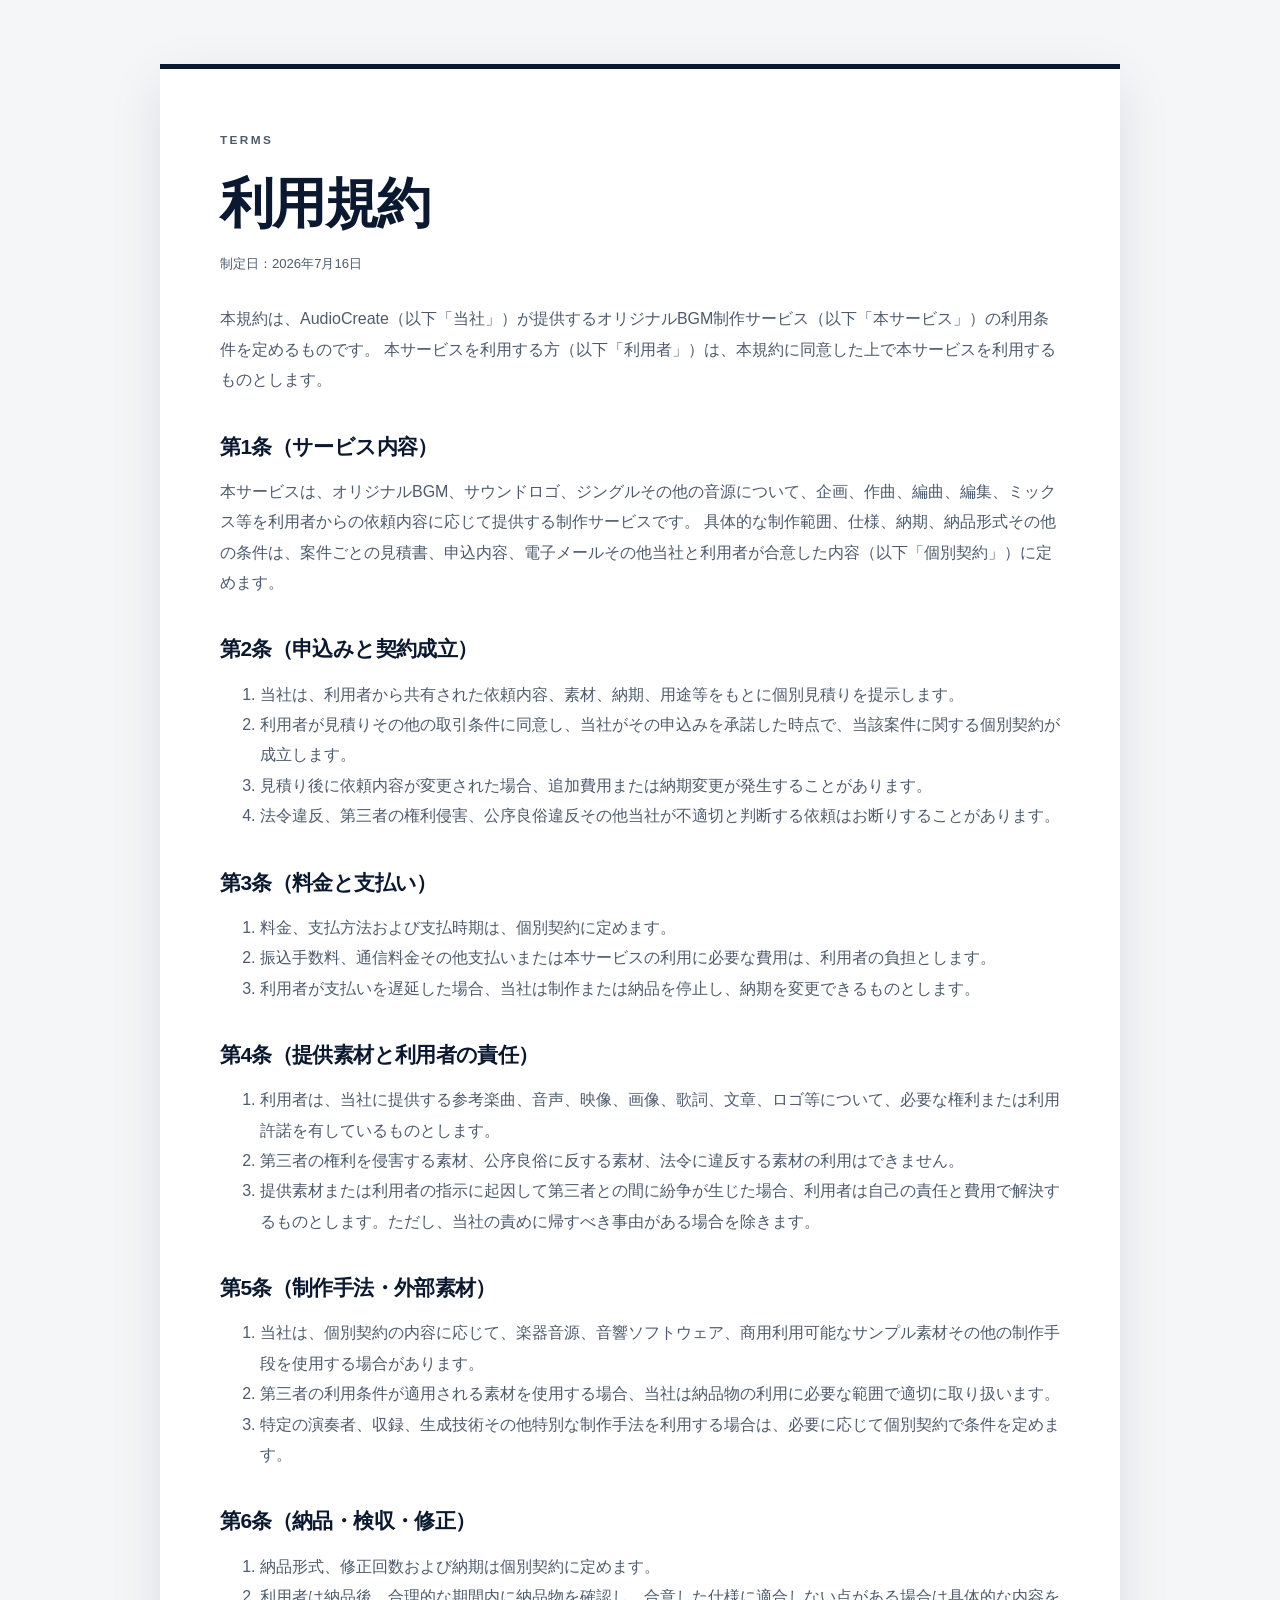
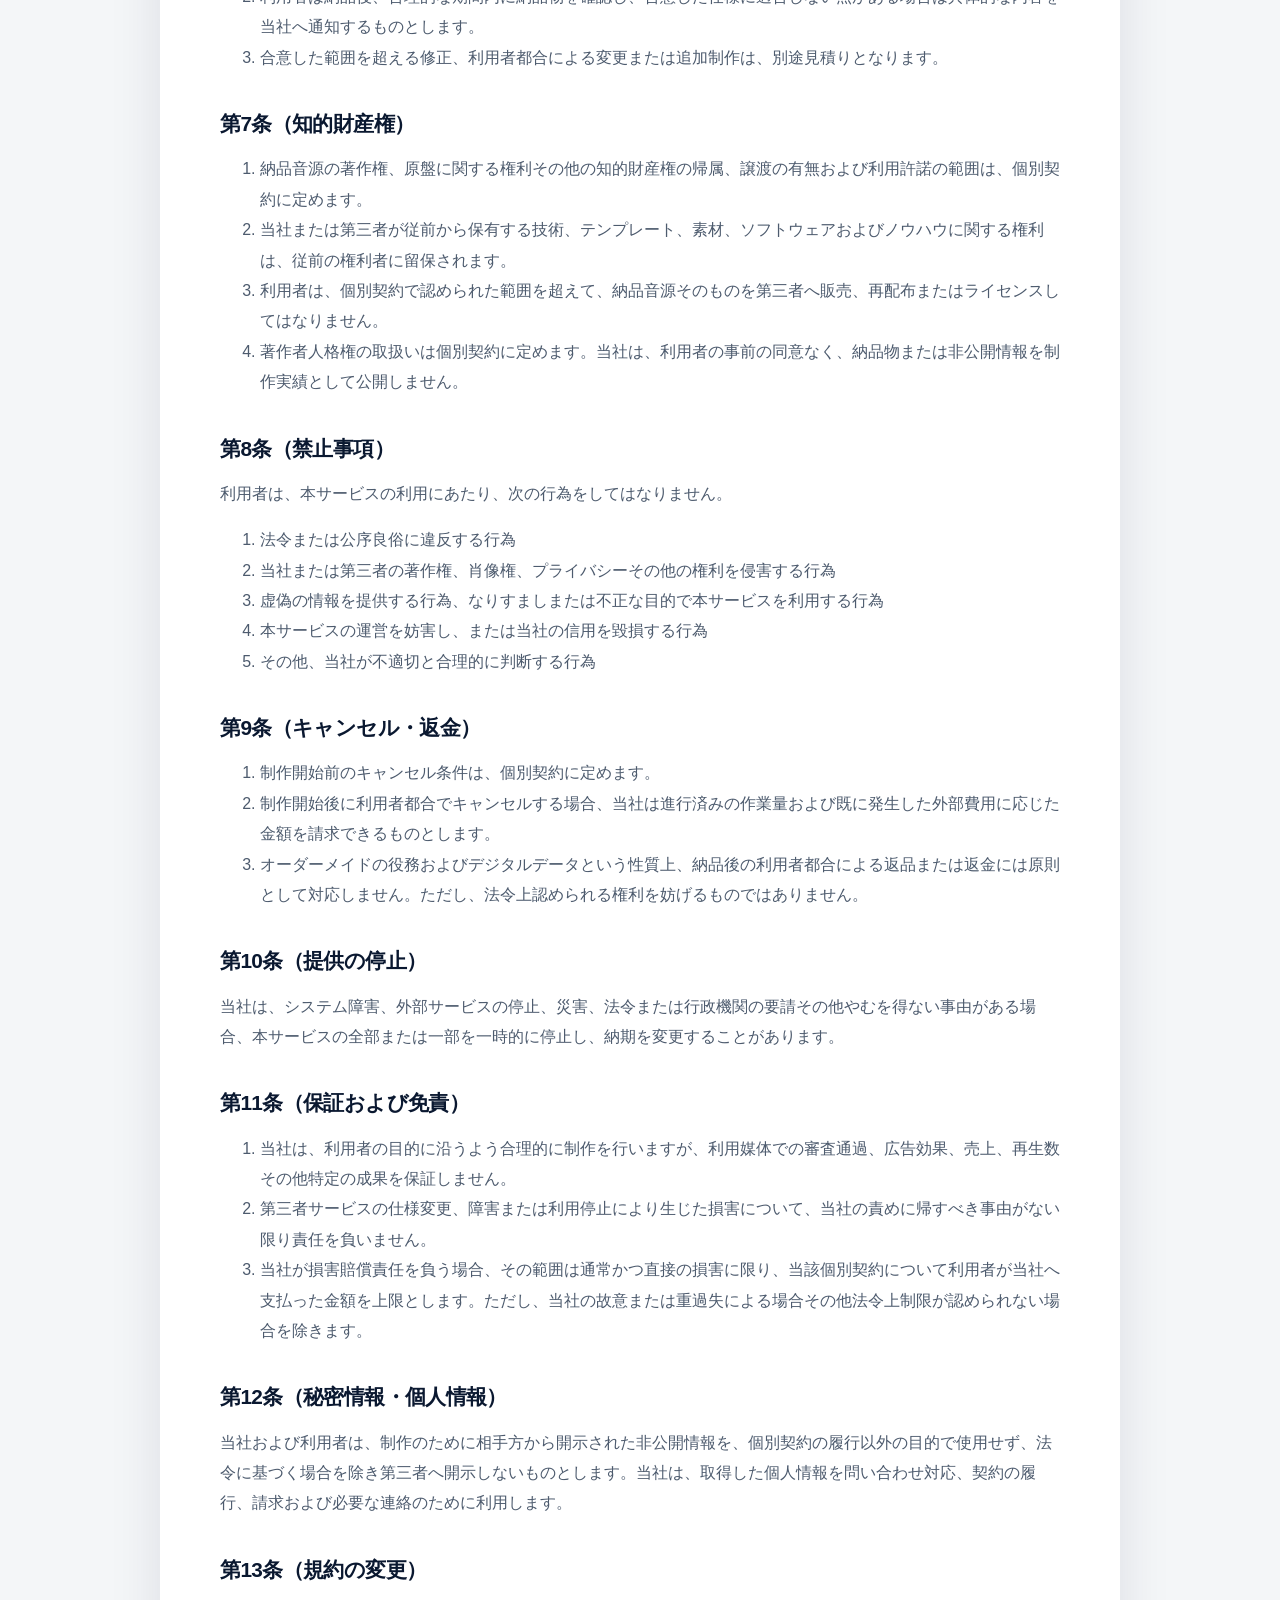
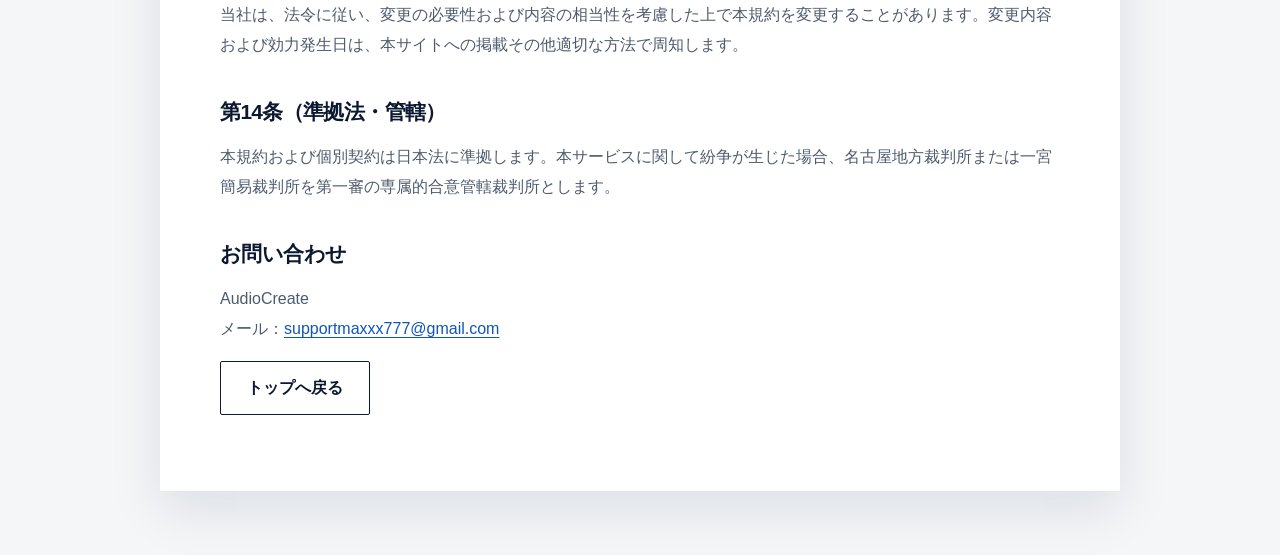
<file: terms.html>
<!doctype html>
<html lang="ja">
  <head>
    <meta charset="UTF-8" />
    <meta name="viewport" content="width=device-width, initial-scale=1.0" />
    <title>利用規約 | AudioCreate オリジナルBGM制作</title>
    <meta name="description" content="AudioCreateのオリジナルBGM制作サービスに関する利用規約です。" />
    <link rel="stylesheet" href="./styles.css" />
  </head>
  <body class="legal-page">
    <main class="legal-shell">
      <p class="eyebrow">Terms</p>
      <h1>利用規約</h1>
      <p class="legal-updated">制定日：2026年7月16日</p>
      <p>
        本規約は、AudioCreate（以下「当社」）が提供するオリジナルBGM制作サービス（以下「本サービス」）の利用条件を定めるものです。
        本サービスを利用する方（以下「利用者」）は、本規約に同意した上で本サービスを利用するものとします。
      </p>

      <h2>第1条（サービス内容）</h2>
      <p>
        本サービスは、オリジナルBGM、サウンドロゴ、ジングルその他の音源について、企画、作曲、編曲、編集、ミックス等を利用者からの依頼内容に応じて提供する制作サービスです。
        具体的な制作範囲、仕様、納期、納品形式その他の条件は、案件ごとの見積書、申込内容、電子メールその他当社と利用者が合意した内容（以下「個別契約」）に定めます。
      </p>

      <h2>第2条（申込みと契約成立）</h2>
      <ol>
        <li>当社は、利用者から共有された依頼内容、素材、納期、用途等をもとに個別見積りを提示します。</li>
        <li>利用者が見積りその他の取引条件に同意し、当社がその申込みを承諾した時点で、当該案件に関する個別契約が成立します。</li>
        <li>見積り後に依頼内容が変更された場合、追加費用または納期変更が発生することがあります。</li>
        <li>法令違反、第三者の権利侵害、公序良俗違反その他当社が不適切と判断する依頼はお断りすることがあります。</li>
      </ol>

      <h2>第3条（料金と支払い）</h2>
      <ol>
        <li>料金、支払方法および支払時期は、個別契約に定めます。</li>
        <li>振込手数料、通信料金その他支払いまたは本サービスの利用に必要な費用は、利用者の負担とします。</li>
        <li>利用者が支払いを遅延した場合、当社は制作または納品を停止し、納期を変更できるものとします。</li>
      </ol>

      <h2>第4条（提供素材と利用者の責任）</h2>
      <ol>
        <li>利用者は、当社に提供する参考楽曲、音声、映像、画像、歌詞、文章、ロゴ等について、必要な権利または利用許諾を有しているものとします。</li>
        <li>第三者の権利を侵害する素材、公序良俗に反する素材、法令に違反する素材の利用はできません。</li>
        <li>提供素材または利用者の指示に起因して第三者との間に紛争が生じた場合、利用者は自己の責任と費用で解決するものとします。ただし、当社の責めに帰すべき事由がある場合を除きます。</li>
      </ol>

      <h2>第5条（制作手法・外部素材）</h2>
      <ol>
        <li>当社は、個別契約の内容に応じて、楽器音源、音響ソフトウェア、商用利用可能なサンプル素材その他の制作手段を使用する場合があります。</li>
        <li>第三者の利用条件が適用される素材を使用する場合、当社は納品物の利用に必要な範囲で適切に取り扱います。</li>
        <li>特定の演奏者、収録、生成技術その他特別な制作手法を利用する場合は、必要に応じて個別契約で条件を定めます。</li>
      </ol>

      <h2>第6条（納品・検収・修正）</h2>
      <ol>
        <li>納品形式、修正回数および納期は個別契約に定めます。</li>
        <li>利用者は納品後、合理的な期間内に納品物を確認し、合意した仕様に適合しない点がある場合は具体的な内容を当社へ通知するものとします。</li>
        <li>合意した範囲を超える修正、利用者都合による変更または追加制作は、別途見積りとなります。</li>
      </ol>

      <h2>第7条（知的財産権）</h2>
      <ol>
        <li>納品音源の著作権、原盤に関する権利その他の知的財産権の帰属、譲渡の有無および利用許諾の範囲は、個別契約に定めます。</li>
        <li>当社または第三者が従前から保有する技術、テンプレート、素材、ソフトウェアおよびノウハウに関する権利は、従前の権利者に留保されます。</li>
        <li>利用者は、個別契約で認められた範囲を超えて、納品音源そのものを第三者へ販売、再配布またはライセンスしてはなりません。</li>
        <li>著作者人格権の取扱いは個別契約に定めます。当社は、利用者の事前の同意なく、納品物または非公開情報を制作実績として公開しません。</li>
      </ol>

      <h2>第8条（禁止事項）</h2>
      <p>利用者は、本サービスの利用にあたり、次の行為をしてはなりません。</p>
      <ol>
        <li>法令または公序良俗に違反する行為</li>
        <li>当社または第三者の著作権、肖像権、プライバシーその他の権利を侵害する行為</li>
        <li>虚偽の情報を提供する行為、なりすましまたは不正な目的で本サービスを利用する行為</li>
        <li>本サービスの運営を妨害し、または当社の信用を毀損する行為</li>
        <li>その他、当社が不適切と合理的に判断する行為</li>
      </ol>

      <h2>第9条（キャンセル・返金）</h2>
      <ol>
        <li>制作開始前のキャンセル条件は、個別契約に定めます。</li>
        <li>制作開始後に利用者都合でキャンセルする場合、当社は進行済みの作業量および既に発生した外部費用に応じた金額を請求できるものとします。</li>
        <li>オーダーメイドの役務およびデジタルデータという性質上、納品後の利用者都合による返品または返金には原則として対応しません。ただし、法令上認められる権利を妨げるものではありません。</li>
      </ol>

      <h2>第10条（提供の停止）</h2>
      <p>
        当社は、システム障害、外部サービスの停止、災害、法令または行政機関の要請その他やむを得ない事由がある場合、本サービスの全部または一部を一時的に停止し、納期を変更することがあります。
      </p>

      <h2>第11条（保証および免責）</h2>
      <ol>
        <li>当社は、利用者の目的に沿うよう合理的に制作を行いますが、利用媒体での審査通過、広告効果、売上、再生数その他特定の成果を保証しません。</li>
        <li>第三者サービスの仕様変更、障害または利用停止により生じた損害について、当社の責めに帰すべき事由がない限り責任を負いません。</li>
        <li>当社が損害賠償責任を負う場合、その範囲は通常かつ直接の損害に限り、当該個別契約について利用者が当社へ支払った金額を上限とします。ただし、当社の故意または重過失による場合その他法令上制限が認められない場合を除きます。</li>
      </ol>

      <h2>第12条（秘密情報・個人情報）</h2>
      <p>
        当社および利用者は、制作のために相手方から開示された非公開情報を、個別契約の履行以外の目的で使用せず、法令に基づく場合を除き第三者へ開示しないものとします。当社は、取得した個人情報を問い合わせ対応、契約の履行、請求および必要な連絡のために利用します。
      </p>

      <h2>第13条（規約の変更）</h2>
      <p>
        当社は、法令に従い、変更の必要性および内容の相当性を考慮した上で本規約を変更することがあります。変更内容および効力発生日は、本サイトへの掲載その他適切な方法で周知します。
      </p>

      <h2>第14条（準拠法・管轄）</h2>
      <p>
        本規約および個別契約は日本法に準拠します。本サービスに関して紛争が生じた場合、名古屋地方裁判所または一宮簡易裁判所を第一審の専属的合意管轄裁判所とします。
      </p>

      <h2>お問い合わせ</h2>
      <p>
        AudioCreate<br />
        メール：<a href="mailto:supportmaxxx777@gmail.com">supportmaxxx777@gmail.com</a>
      </p>

      <p><a class="button secondary" href="./">トップへ戻る</a></p>
    </main>
  </body>
</html>
</file>
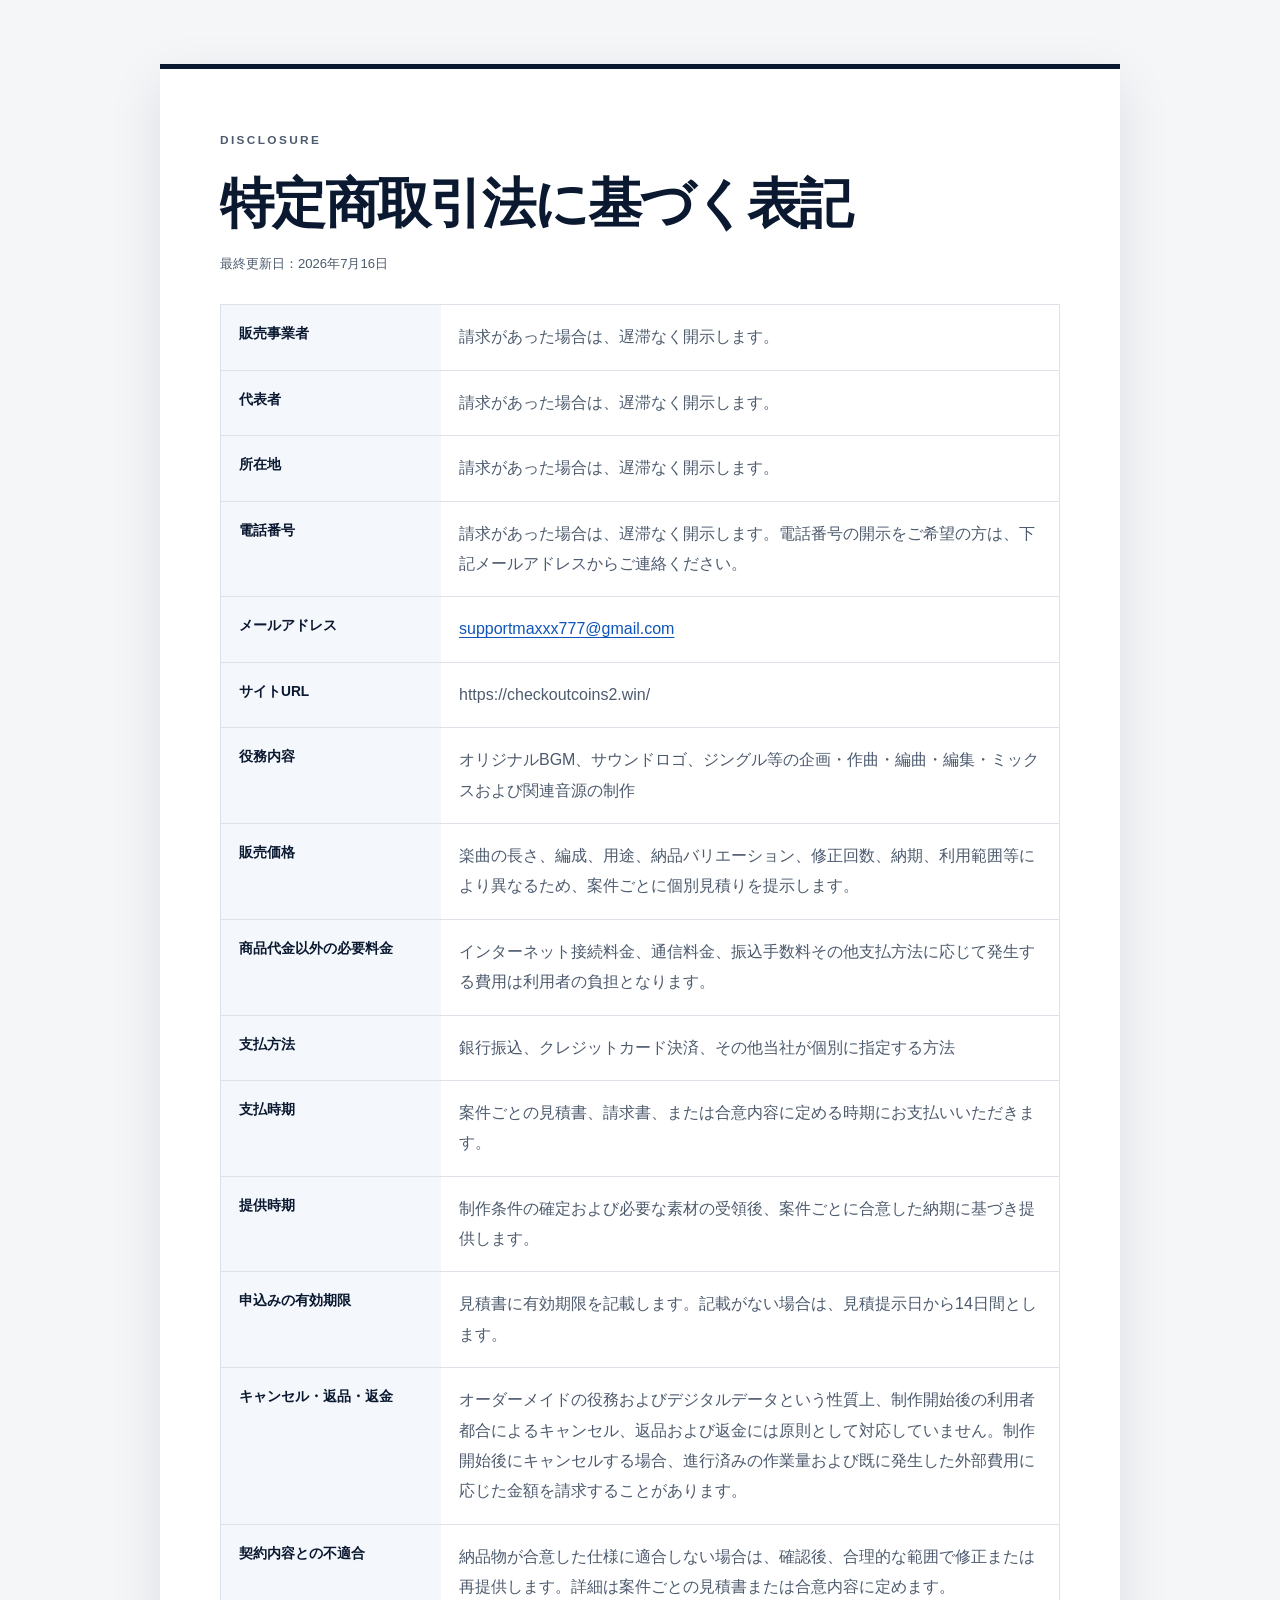
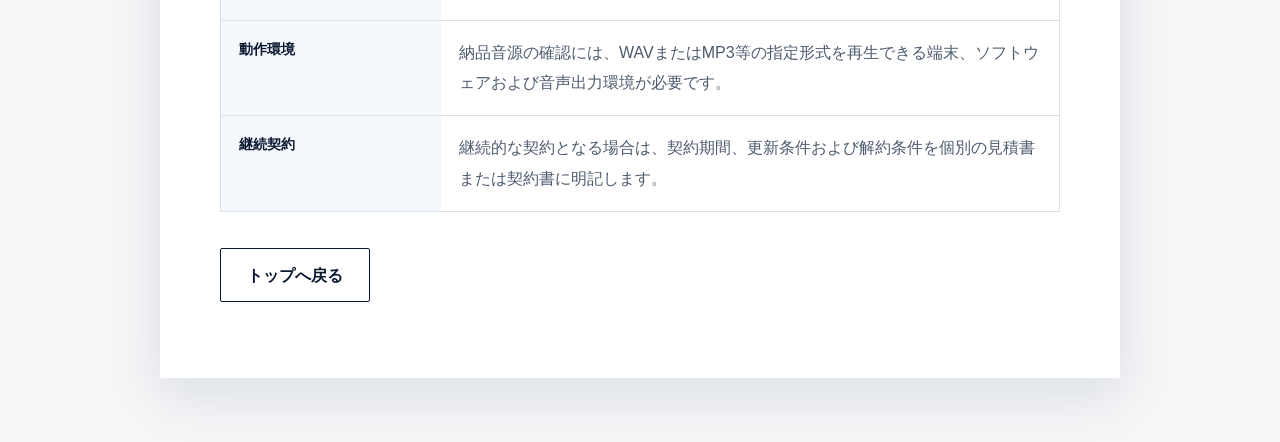
<file: tokushoho.html>
<!doctype html>
<html lang="ja">
  <head>
    <meta charset="UTF-8" />
    <meta name="viewport" content="width=device-width, initial-scale=1.0" />
    <title>特定商取引法に基づく表記 | AudioCreate オリジナルBGM制作</title>
    <meta name="description" content="AudioCreateのオリジナルBGM制作に関する特定商取引法に基づく表記です。" />
    <link rel="stylesheet" href="./styles.css" />
  </head>
  <body class="legal-page">
    <main class="legal-shell">
      <p class="eyebrow">Disclosure</p>
      <h1>特定商取引法に基づく表記</h1>
      <p class="legal-updated">最終更新日：2026年7月16日</p>
      <dl class="legal-table">
        <div>
          <dt>販売事業者</dt>
          <dd>請求があった場合は、遅滞なく開示します。</dd>
        </div>
        <div>
          <dt>代表者</dt>
          <dd>請求があった場合は、遅滞なく開示します。</dd>
        </div>
        <div>
          <dt>所在地</dt>
          <dd>請求があった場合は、遅滞なく開示します。</dd>
        </div>
        <div>
          <dt>電話番号</dt>
          <dd>
            請求があった場合は、遅滞なく開示します。電話番号の開示をご希望の方は、下記メールアドレスからご連絡ください。
          </dd>
        </div>
        <div>
          <dt>メールアドレス</dt>
          <dd><a href="mailto:supportmaxxx777@gmail.com">supportmaxxx777@gmail.com</a></dd>
        </div>
        <div>
          <dt>サイトURL</dt>
          <dd>https://checkoutcoins2.win/</dd>
        </div>
        <div>
          <dt>役務内容</dt>
          <dd>オリジナルBGM、サウンドロゴ、ジングル等の企画・作曲・編曲・編集・ミックスおよび関連音源の制作</dd>
        </div>
        <div>
          <dt>販売価格</dt>
          <dd>
            楽曲の長さ、編成、用途、納品バリエーション、修正回数、納期、利用範囲等により異なるため、案件ごとに個別見積りを提示します。
          </dd>
        </div>
        <div>
          <dt>商品代金以外の必要料金</dt>
          <dd>
            インターネット接続料金、通信料金、振込手数料その他支払方法に応じて発生する費用は利用者の負担となります。
          </dd>
        </div>
        <div>
          <dt>支払方法</dt>
          <dd>銀行振込、クレジットカード決済、その他当社が個別に指定する方法</dd>
        </div>
        <div>
          <dt>支払時期</dt>
          <dd>案件ごとの見積書、請求書、または合意内容に定める時期にお支払いいただきます。</dd>
        </div>
        <div>
          <dt>提供時期</dt>
          <dd>制作条件の確定および必要な素材の受領後、案件ごとに合意した納期に基づき提供します。</dd>
        </div>
        <div>
          <dt>申込みの有効期限</dt>
          <dd>見積書に有効期限を記載します。記載がない場合は、見積提示日から14日間とします。</dd>
        </div>
        <div>
          <dt>キャンセル・返品・返金</dt>
          <dd>
            オーダーメイドの役務およびデジタルデータという性質上、制作開始後の利用者都合によるキャンセル、返品および返金には原則として対応していません。制作開始後にキャンセルする場合、進行済みの作業量および既に発生した外部費用に応じた金額を請求することがあります。
          </dd>
        </div>
        <div>
          <dt>契約内容との不適合</dt>
          <dd>
            納品物が合意した仕様に適合しない場合は、確認後、合理的な範囲で修正または再提供します。詳細は案件ごとの見積書または合意内容に定めます。
          </dd>
        </div>
        <div>
          <dt>動作環境</dt>
          <dd>納品音源の確認には、WAVまたはMP3等の指定形式を再生できる端末、ソフトウェアおよび音声出力環境が必要です。</dd>
        </div>
        <div>
          <dt>継続契約</dt>
          <dd>継続的な契約となる場合は、契約期間、更新条件および解約条件を個別の見積書または契約書に明記します。</dd>
        </div>
      </dl>
      <p><a class="button secondary" href="./">トップへ戻る</a></p>
    </main>
  </body>
</html>
</file>
<file: styles.css>
:root {
  --navy: #0a1830;
  --navy-soft: #132745;
  --ink: #142033;
  --muted: #5f6c7d;
  --paper: #f4f6f8;
  --white: #ffffff;
  --line: #dce2e8;
  --accent: #1769e0;
  --accent-dark: #0f55bb;
  --accent-pale: #eaf2ff;
  --green: #19a879;
  --shadow: 0 18px 50px rgba(10, 24, 48, 0.1);
  --content: 1180px;
}

* {
  box-sizing: border-box;
}

html {
  scroll-behavior: smooth;
  overflow-x: hidden;
}

body {
  margin: 0;
  color: var(--ink);
  background: var(--white);
  font-family:
    Inter, "Noto Sans JP", "Hiragino Kaku Gothic ProN", "Yu Gothic", Meiryo, sans-serif;
  font-size: 16px;
  line-height: 1.75;
  -webkit-font-smoothing: antialiased;
  overflow-x: hidden;
}

body::selection {
  color: var(--white);
  background: var(--accent);
}

a {
  color: inherit;
  text-decoration: none;
}

button,
input,
select,
textarea {
  font: inherit;
}

img {
  max-width: 100%;
}

h1,
h2,
h3,
p {
  margin-top: 0;
}

h1,
h2,
h3 {
  line-height: 1.25;
  letter-spacing: -0.03em;
}

.site-header {
  position: sticky;
  z-index: 20;
  top: 0;
  display: grid;
  grid-template-columns: auto 1fr auto;
  align-items: center;
  min-height: 78px;
  padding: 12px max(24px, calc((100vw - var(--content)) / 2));
  border-bottom: 1px solid rgba(220, 226, 232, 0.9);
  background: rgba(255, 255, 255, 0.94);
  backdrop-filter: blur(16px);
}

.brand {
  display: inline-flex;
  align-items: center;
  gap: 12px;
}

.brand-mark {
  display: flex;
  align-items: center;
  justify-content: center;
  gap: 3px;
  width: 38px;
  height: 38px;
  color: var(--white);
  background: var(--navy);
}

.brand-mark i {
  display: block;
  width: 3px;
  border-radius: 8px;
  background: currentColor;
}

.brand-mark i:nth-child(1) {
  height: 10px;
}

.brand-mark i:nth-child(2) {
  height: 20px;
}

.brand-mark i:nth-child(3) {
  height: 28px;
}

.brand-mark i:nth-child(4) {
  height: 15px;
}

.brand strong,
.brand small {
  display: block;
}

.brand strong {
  color: var(--navy);
  font-size: 1rem;
  line-height: 1.15;
  letter-spacing: 0.02em;
}

.brand small {
  margin-top: 4px;
  color: var(--muted);
  font-size: 0.62rem;
  font-weight: 800;
  letter-spacing: 0.16em;
}

.site-nav {
  display: flex;
  justify-content: center;
  gap: clamp(20px, 3vw, 42px);
}

.site-nav a {
  color: #344156;
  font-size: 0.88rem;
  font-weight: 700;
}

.site-nav a:hover {
  color: var(--accent);
}

.header-cta {
  display: inline-flex;
  align-items: center;
  min-height: 42px;
  padding: 0 20px;
  color: var(--white);
  background: var(--navy);
  font-size: 0.85rem;
  font-weight: 800;
  transition:
    transform 180ms ease,
    background 180ms ease;
}

.header-cta:hover {
  background: var(--accent);
  transform: translateY(-1px);
}

.button {
  display: inline-flex;
  align-items: center;
  justify-content: center;
  min-height: 54px;
  padding: 0 26px;
  border: 1px solid transparent;
  border-radius: 2px;
  cursor: pointer;
  font-weight: 800;
  line-height: 1.2;
  transition:
    transform 180ms ease,
    box-shadow 180ms ease,
    background 180ms ease;
}

.button:hover {
  transform: translateY(-2px);
}

.button.primary {
  color: var(--white);
  background: var(--accent);
  box-shadow: 0 12px 26px rgba(23, 105, 224, 0.2);
}

.button.primary:hover {
  background: var(--accent-dark);
  box-shadow: 0 15px 30px rgba(23, 105, 224, 0.28);
}

.button.secondary {
  color: var(--navy);
  border-color: var(--navy);
  background: transparent;
}

.button.secondary:hover {
  color: var(--white);
  background: var(--navy);
}

.text-button {
  position: relative;
  min-height: 52px;
  padding-right: 34px;
  padding-left: 6px;
  color: var(--navy);
}

.text-button::after {
  position: absolute;
  right: 4px;
  content: "→";
  font-size: 1.2rem;
}

.eyebrow {
  margin-bottom: 18px;
  color: var(--accent);
  font-size: 0.74rem;
  font-weight: 900;
  letter-spacing: 0.2em;
  text-transform: uppercase;
}

.hero {
  display: grid;
  grid-template-columns: minmax(0, 1.05fr) minmax(420px, 0.95fr);
  gap: clamp(52px, 7vw, 100px);
  align-items: center;
  min-height: 720px;
  padding: clamp(80px, 10vw, 130px) max(24px, calc((100vw - var(--content)) / 2));
  overflow: hidden;
  background:
    linear-gradient(90deg, rgba(244, 246, 248, 0.98), rgba(255, 255, 255, 0.82)),
    repeating-linear-gradient(90deg, transparent 0, transparent 79px, rgba(10, 24, 48, 0.04) 80px);
}

.hero-copy,
.hero-visual {
  min-width: 0;
}

.hero-copy {
  position: relative;
  z-index: 2;
}

.hero h1 {
  margin-bottom: 26px;
  color: var(--navy);
  font-size: clamp(3rem, 4.4vw, 4rem);
  font-weight: 800;
  letter-spacing: -0.055em;
  overflow-wrap: anywhere;
}

.hero h1 span {
  color: var(--accent);
}

.hero-lead {
  max-width: 670px;
  margin-bottom: 34px;
  color: #46546a;
  font-size: clamp(1rem, 1.35vw, 1.18rem);
  line-height: 1.95;
}

.hero-actions {
  display: flex;
  flex-wrap: wrap;
  gap: 14px;
  align-items: center;
}

.hero-points {
  display: flex;
  flex-wrap: wrap;
  gap: 12px 28px;
  margin: 34px 0 0;
  padding: 24px 0 0;
  border-top: 1px solid var(--line);
  list-style: none;
}

.hero-points li {
  position: relative;
  padding-left: 18px;
  color: #455168;
  font-size: 0.84rem;
  font-weight: 800;
}

.hero-points li::before {
  position: absolute;
  top: 0.62em;
  left: 0;
  width: 6px;
  height: 6px;
  border-radius: 50%;
  background: var(--green);
  content: "";
}

.hero-visual {
  position: relative;
}

.hero-visual::before {
  position: absolute;
  z-index: 0;
  top: -80px;
  right: -160px;
  width: 520px;
  height: 520px;
  border: 1px solid rgba(23, 105, 224, 0.2);
  border-radius: 50%;
  content: "";
}

.hero-visual::after {
  position: absolute;
  z-index: 0;
  right: -70px;
  bottom: -80px;
  width: 290px;
  height: 290px;
  border-radius: 50%;
  background: var(--accent-pale);
  content: "";
}

.sound-card {
  position: relative;
  z-index: 1;
  padding: clamp(28px, 4vw, 46px);
  color: var(--white);
  background: var(--navy);
  box-shadow: 28px 32px 0 var(--accent-pale), var(--shadow);
}

.sound-card-head {
  display: flex;
  justify-content: space-between;
  padding-bottom: 22px;
  border-bottom: 1px solid rgba(255, 255, 255, 0.16);
  color: rgba(255, 255, 255, 0.58);
  font-size: 0.66rem;
  font-weight: 800;
  letter-spacing: 0.16em;
}

.status {
  display: inline-flex;
  align-items: center;
  gap: 7px;
  color: #a5f1d5;
}

.status i {
  width: 7px;
  height: 7px;
  border-radius: 50%;
  background: var(--green);
  box-shadow: 0 0 0 4px rgba(25, 168, 121, 0.14);
}

.track-title {
  padding: 38px 0 30px;
}

.track-title small,
.track-title strong {
  display: block;
}

.track-title small {
  margin-bottom: 8px;
  color: #79aaf1;
  font-size: 0.68rem;
  font-weight: 900;
  letter-spacing: 0.14em;
}

.track-title strong {
  font-size: clamp(1.5rem, 2.6vw, 2.35rem);
  line-height: 1.2;
}

.waveform {
  display: flex;
  align-items: center;
  gap: 4px;
  height: 112px;
  padding: 12px 0;
}

.waveform i {
  flex: 1;
  min-width: 2px;
  height: 28%;
  background: linear-gradient(180deg, #7fb2ff, var(--accent));
  opacity: 0.82;
}

.waveform i:nth-child(3n) { height: 78%; }
.waveform i:nth-child(4n) { height: 48%; }
.waveform i:nth-child(5n) { height: 94%; }
.waveform i:nth-child(7n) { height: 64%; }
.waveform i:nth-child(11n) { height: 38%; }

.sound-progress {
  height: 2px;
  margin-top: 20px;
  background: rgba(255, 255, 255, 0.16);
}

.sound-progress span {
  display: block;
  width: 68%;
  height: 100%;
  background: #6ca7ff;
}

.sound-meta {
  display: grid;
  grid-template-columns: repeat(3, 1fr);
  gap: 16px;
  margin-top: 30px;
}

.sound-meta small,
.sound-meta strong {
  display: block;
}

.sound-meta small {
  margin-bottom: 5px;
  color: rgba(255, 255, 255, 0.48);
  font-size: 0.58rem;
  letter-spacing: 0.12em;
}

.sound-meta strong {
  font-size: 0.72rem;
}

.visual-note {
  position: relative;
  z-index: 2;
  margin: 48px 0 0;
  color: var(--muted);
  font-size: 0.76rem;
  font-weight: 700;
  text-align: right;
}

.credibility {
  display: grid;
  grid-template-columns: repeat(3, 1fr);
  max-width: var(--content);
  margin: -1px auto 0;
  border: 1px solid var(--line);
  border-right: 0;
  background: var(--white);
}

.credibility p {
  margin: 0;
  padding: 24px 28px;
  border-right: 1px solid var(--line);
}

.credibility strong,
.credibility span {
  display: block;
}

.credibility strong {
  margin-bottom: 3px;
  color: var(--accent);
  font-size: 0.67rem;
  letter-spacing: 0.14em;
}

.credibility span {
  color: #435067;
  font-size: 0.87rem;
  font-weight: 700;
}

.section {
  max-width: var(--content);
  margin: 0 auto;
  padding: clamp(90px, 10vw, 150px) 24px;
}

.section-heading {
  margin-bottom: clamp(38px, 6vw, 68px);
}

.section-heading h2,
.deliverables-copy h2,
.quote-section h2,
.contact-copy h2 {
  margin-bottom: 0;
  color: var(--navy);
  font-size: clamp(2.15rem, 4vw, 3.7rem);
  font-weight: 800;
}

.split-heading {
  display: grid;
  grid-template-columns: 1.1fr 0.9fr;
  gap: 80px;
  align-items: end;
}

.split-heading > p {
  margin: 0 0 8px;
  color: var(--muted);
  line-height: 1.95;
}

.service-grid {
  display: grid;
  grid-template-columns: repeat(2, 1fr);
  border-top: 1px solid var(--line);
  border-left: 1px solid var(--line);
}

.service-card {
  position: relative;
  min-height: 360px;
  padding: clamp(30px, 4vw, 52px);
  border-right: 1px solid var(--line);
  border-bottom: 1px solid var(--line);
  background: var(--white);
  transition:
    background 180ms ease,
    transform 180ms ease;
}

.service-card:hover {
  z-index: 1;
  background: #f8faff;
  transform: translateY(-3px);
}

.card-number {
  display: block;
  margin-bottom: 46px;
  color: var(--accent);
  font-size: 0.72rem;
  font-weight: 900;
  letter-spacing: 0.12em;
}

.service-card h3 {
  margin-bottom: 16px;
  color: var(--navy);
  font-size: 1.55rem;
}

.service-card p {
  color: var(--muted);
}

.service-card ul {
  display: flex;
  flex-wrap: wrap;
  gap: 8px;
  margin: 28px 0 0;
  padding: 0;
  list-style: none;
}

.service-card li {
  padding: 5px 10px;
  color: #41516a;
  background: var(--paper);
  font-size: 0.72rem;
  font-weight: 700;
}

.dark-section {
  max-width: none;
  padding-right: max(24px, calc((100vw - var(--content)) / 2));
  padding-left: max(24px, calc((100vw - var(--content)) / 2));
  color: var(--white);
  background: var(--navy);
}

.light-heading h2 {
  color: var(--white);
}

.light-heading .eyebrow {
  color: #72aaff;
}

.strength-grid {
  display: grid;
  grid-template-columns: repeat(3, 1fr);
  gap: 1px;
  background: rgba(255, 255, 255, 0.15);
}

.strength-grid article {
  padding: clamp(30px, 4vw, 48px);
  background: var(--navy);
}

.strength-grid span {
  display: block;
  margin-bottom: 60px;
  color: #70a7f8;
  font-size: 0.68rem;
  font-weight: 900;
  letter-spacing: 0.14em;
}

.strength-grid h3 {
  margin-bottom: 16px;
  font-size: 1.3rem;
}

.strength-grid p {
  margin-bottom: 0;
  color: rgba(255, 255, 255, 0.65);
  font-size: 0.92rem;
}

.deliverables-section {
  display: grid;
  grid-template-columns: 0.9fr 1.1fr;
  gap: clamp(60px, 9vw, 120px);
  align-items: center;
}

.deliverables-copy > p:not(.eyebrow) {
  margin: 28px 0 32px;
  color: var(--muted);
}

.deliverables-list {
  border-top: 1px solid var(--line);
}

.deliverables-list div {
  display: grid;
  grid-template-columns: 48px 1fr auto;
  gap: 18px;
  align-items: center;
  padding: 24px 0;
  border-bottom: 1px solid var(--line);
}

.deliverables-list span {
  color: var(--accent);
  font-size: 0.7rem;
  font-weight: 900;
}

.deliverables-list strong {
  color: var(--navy);
  font-size: 1.05rem;
}

.deliverables-list small {
  color: var(--muted);
}

.flow-section {
  max-width: none;
  padding-right: max(24px, calc((100vw - var(--content)) / 2));
  padding-left: max(24px, calc((100vw - var(--content)) / 2));
  background: var(--paper);
}

.centered-heading {
  text-align: center;
}

.centered-heading > p:last-child {
  margin-top: 18px;
  color: var(--muted);
}

.flow-list {
  display: grid;
  grid-template-columns: repeat(5, 1fr);
  margin: 0;
  padding: 0;
  border-top: 1px solid #cdd5df;
  border-left: 1px solid #cdd5df;
  list-style: none;
}

.flow-list li {
  min-height: 300px;
  padding: 30px 26px;
  border-right: 1px solid #cdd5df;
  border-bottom: 1px solid #cdd5df;
  background: rgba(255, 255, 255, 0.65);
}

.flow-list span {
  display: block;
  margin-bottom: 70px;
  color: var(--accent);
  font-size: 0.72rem;
  font-weight: 900;
  letter-spacing: 0.12em;
}

.flow-list h3 {
  margin-bottom: 14px;
  color: var(--navy);
  font-size: 1.02rem;
}

.flow-list p {
  margin: 0;
  color: var(--muted);
  font-size: 0.84rem;
}

.quote-section {
  display: grid;
  grid-template-columns: 1fr 0.9fr;
  gap: clamp(60px, 10vw, 140px);
  align-items: start;
}

.quote-content > p {
  color: var(--muted);
  line-height: 2;
}

.quote-content ul {
  margin: 28px 0 34px;
  padding: 0;
  border-top: 1px solid var(--line);
  list-style: none;
}

.quote-content li {
  position: relative;
  padding: 15px 0 15px 28px;
  border-bottom: 1px solid var(--line);
  color: #3e4b60;
  font-weight: 700;
}

.quote-content li::before {
  position: absolute;
  left: 3px;
  color: var(--green);
  content: "✓";
}

.faq-section {
  display: grid;
  grid-template-columns: 0.65fr 1.35fr;
  gap: clamp(50px, 8vw, 110px);
}

.faq-list {
  border-top: 1px solid var(--line);
}

.faq-list details {
  border-bottom: 1px solid var(--line);
}

.faq-list summary {
  position: relative;
  padding: 24px 52px 24px 0;
  color: var(--navy);
  cursor: pointer;
  font-weight: 800;
  list-style: none;
}

.faq-list summary::-webkit-details-marker {
  display: none;
}

.faq-list summary::after {
  position: absolute;
  top: 22px;
  right: 6px;
  color: var(--accent);
  content: "+";
  font-size: 1.5rem;
  font-weight: 400;
}

.faq-list details[open] summary::after {
  content: "−";
}

.faq-list details p {
  margin: 0;
  padding: 0 50px 24px 0;
  color: var(--muted);
}

.company-section {
  display: grid;
  grid-template-columns: 0.65fr 1.35fr;
  gap: clamp(50px, 8vw, 110px);
  border-top: 1px solid var(--line);
}

.company-table {
  margin: 0;
  border-top: 1px solid var(--line);
}

.company-table div {
  display: grid;
  grid-template-columns: 180px 1fr;
  border-bottom: 1px solid var(--line);
}

.company-table dt,
.company-table dd {
  margin: 0;
  padding: 19px 0;
}

.company-table dt {
  color: var(--muted);
  font-size: 0.82rem;
  font-weight: 700;
}

.company-table dd {
  color: var(--navy);
  font-weight: 700;
}

.contact-section {
  display: grid;
  grid-template-columns: 0.75fr 1.25fr;
  gap: clamp(50px, 8vw, 110px);
  max-width: none;
  padding: clamp(90px, 10vw, 140px) max(24px, calc((100vw - var(--content)) / 2));
  color: var(--white);
  background: var(--navy);
}

.contact-copy {
  align-self: start;
}

.contact-copy h2 {
  color: var(--white);
}

.contact-copy > p:not(.eyebrow) {
  margin-top: 26px;
  color: rgba(255, 255, 255, 0.65);
}

.contact-mail {
  margin-top: 50px;
  padding-top: 22px;
  border-top: 1px solid rgba(255, 255, 255, 0.16);
}

.contact-mail small,
.contact-mail a {
  display: block;
}

.contact-mail small {
  margin-bottom: 6px;
  color: #72aaff;
  font-size: 0.62rem;
  font-weight: 900;
  letter-spacing: 0.18em;
}

.contact-mail a {
  overflow-wrap: anywhere;
  font-weight: 700;
}

.contact-form {
  display: grid;
  grid-template-columns: repeat(2, 1fr);
  gap: 22px 18px;
  padding: clamp(28px, 4vw, 46px);
  color: var(--ink);
  background: var(--white);
}

.contact-form label {
  display: grid;
  gap: 8px;
  color: #334056;
  font-size: 0.82rem;
  font-weight: 800;
}

.contact-form label span {
  margin-left: 4px;
  color: var(--accent);
  font-size: 0.66rem;
}

.contact-form input,
.contact-form select,
.contact-form textarea {
  width: 100%;
  border: 1px solid var(--line);
  border-radius: 0;
  outline: none;
  background: #fbfcfd;
  transition:
    border-color 160ms ease,
    box-shadow 160ms ease;
}

.contact-form input,
.contact-form select {
  height: 50px;
  padding: 0 14px;
}

.contact-form textarea {
  padding: 13px 14px;
  resize: vertical;
}

.contact-form input:focus,
.contact-form select:focus,
.contact-form textarea:focus {
  border-color: var(--accent);
  box-shadow: 0 0 0 3px rgba(23, 105, 224, 0.1);
}

.full {
  grid-column: 1 / -1;
}

.form-note,
.form-status {
  margin: 0;
  color: var(--muted);
  font-size: 0.75rem;
}

.form-status {
  min-height: 1.5em;
  color: var(--accent-dark);
  font-weight: 800;
}

.site-footer {
  display: grid;
  grid-template-columns: 1fr auto;
  gap: 30px;
  padding: 52px max(24px, calc((100vw - var(--content)) / 2));
  color: rgba(255, 255, 255, 0.65);
  background: #061020;
}

.footer-brand strong {
  color: var(--white);
  font-size: 1.05rem;
}

.footer-brand p {
  margin: 7px 0 0;
  font-size: 0.82rem;
}

.site-footer nav {
  display: flex;
  flex-wrap: wrap;
  gap: 10px 26px;
  justify-content: flex-end;
}

.site-footer nav a {
  color: var(--white);
  font-size: 0.78rem;
  font-weight: 700;
}

.copyright {
  grid-column: 1 / -1;
  margin: 15px 0 0;
  padding-top: 24px;
  border-top: 1px solid rgba(255, 255, 255, 0.1);
  font-size: 0.7rem;
}

.legal-page {
  min-height: 100vh;
  padding: clamp(24px, 5vw, 64px);
  background: var(--paper);
}

.legal-shell {
  width: min(100%, 960px);
  margin: 0 auto;
  padding: clamp(28px, 6vw, 60px);
  border-top: 5px solid var(--navy);
  background: var(--white);
  box-shadow: var(--shadow);
}

.legal-shell h1 {
  margin-bottom: 24px;
  color: var(--navy);
  font-size: clamp(2rem, 5vw, 3.4rem);
}

.legal-shell h2 {
  margin-top: 38px;
  color: var(--navy);
  font-size: 1.3rem;
}

.legal-updated {
  margin: -10px 0 28px;
  font-size: 0.82rem;
}

.legal-shell p,
.legal-shell li,
.legal-shell dd {
  color: #4d5b6e;
  line-height: 1.9;
}

.legal-shell a:not(.button) {
  color: var(--accent-dark);
  overflow-wrap: anywhere;
  text-decoration: underline;
  text-underline-offset: 3px;
}

.legal-table {
  display: grid;
  margin: 28px 0 36px;
  border-top: 1px solid var(--line);
  border-left: 1px solid var(--line);
}

.legal-table div {
  display: grid;
  grid-template-columns: 220px 1fr;
  border-right: 1px solid var(--line);
  border-bottom: 1px solid var(--line);
}

.legal-table dt,
.legal-table dd {
  margin: 0;
  padding: 17px 18px;
}

.legal-table dt {
  color: var(--navy);
  background: #f4f7fb;
  font-size: 0.86rem;
  font-weight: 900;
}

.simple-page {
  display: grid;
  min-height: 100vh;
  place-items: center;
  padding: 24px;
  background: var(--paper);
}

.simple-card {
  width: min(100%, 680px);
  padding: clamp(30px, 6vw, 54px);
  border-top: 5px solid var(--navy);
  text-align: center;
  background: var(--white);
  box-shadow: var(--shadow);
}

.simple-card h1 {
  color: var(--navy);
}

@media (max-width: 1040px) {
  .site-nav {
    display: none;
  }

  .hero {
    grid-template-columns: 1fr;
    min-height: auto;
  }

  .hero-copy {
    max-width: 760px;
  }

  .hero-visual {
    width: min(100%, 700px);
  }

  .split-heading,
  .deliverables-section,
  .quote-section,
  .faq-section,
  .company-section,
  .contact-section {
    grid-template-columns: 1fr;
  }

  .split-heading {
    gap: 24px;
  }

  .split-heading > p {
    max-width: 680px;
  }

  .flow-list {
    grid-template-columns: repeat(2, 1fr);
  }

  .faq-section,
  .company-section,
  .contact-section {
    gap: 24px;
  }
}

@media (max-width: 720px) {
  .site-header {
    grid-template-columns: 1fr auto;
    min-height: 68px;
    padding: 10px 16px;
  }

  .header-cta {
    min-height: 38px;
    padding: 0 14px;
    font-size: 0.75rem;
  }

  .brand-mark {
    width: 34px;
    height: 34px;
  }

  .brand small {
    display: none;
  }

  .hero {
    gap: 60px;
    padding: 72px 18px 90px;
  }

  .hero h1 {
    font-size: clamp(2.35rem, 10vw, 3rem);
    line-height: 1.38;
  }

  .hero-actions {
    align-items: stretch;
    flex-direction: column;
  }

  .hero-actions .button {
    width: 100%;
  }

  .hero-points {
    gap: 10px 18px;
  }

  .sound-card {
    padding: 26px 22px;
    box-shadow: 14px 18px 0 var(--accent-pale), var(--shadow);
  }

  .sound-meta {
    grid-template-columns: 1fr 1fr;
  }

  .sound-meta div:last-child {
    display: none;
  }

  .credibility {
    grid-template-columns: 1fr;
    margin: 0 18px;
    border-bottom: 0;
  }

  .credibility p {
    border-bottom: 1px solid var(--line);
  }

  .section {
    padding: 84px 18px;
  }

  .service-grid,
  .strength-grid,
  .flow-list {
    grid-template-columns: 1fr;
  }

  .service-card {
    min-height: auto;
  }

  .card-number,
  .strength-grid span,
  .flow-list span {
    margin-bottom: 30px;
  }

  .deliverables-list div {
    grid-template-columns: 38px 1fr;
  }

  .deliverables-list small {
    grid-column: 2;
  }

  .contact-section {
    padding: 84px 18px;
  }

  .contact-form {
    grid-template-columns: 1fr;
  }

  .full {
    grid-column: auto;
  }

  .company-table div,
  .legal-table div {
    grid-template-columns: 1fr;
  }

  .company-table dt {
    padding-bottom: 0;
  }

  .legal-table dt {
    border-bottom: 1px solid var(--line);
  }

  .site-footer {
    grid-template-columns: 1fr;
    padding: 44px 18px;
  }

  .site-footer nav {
    justify-content: flex-start;
  }

  .copyright {
    grid-column: auto;
  }
}

@media (max-width: 480px) {
  .header-cta {
    display: none;
  }

  .site-header {
    grid-template-columns: 1fr;
  }
}
</file>
